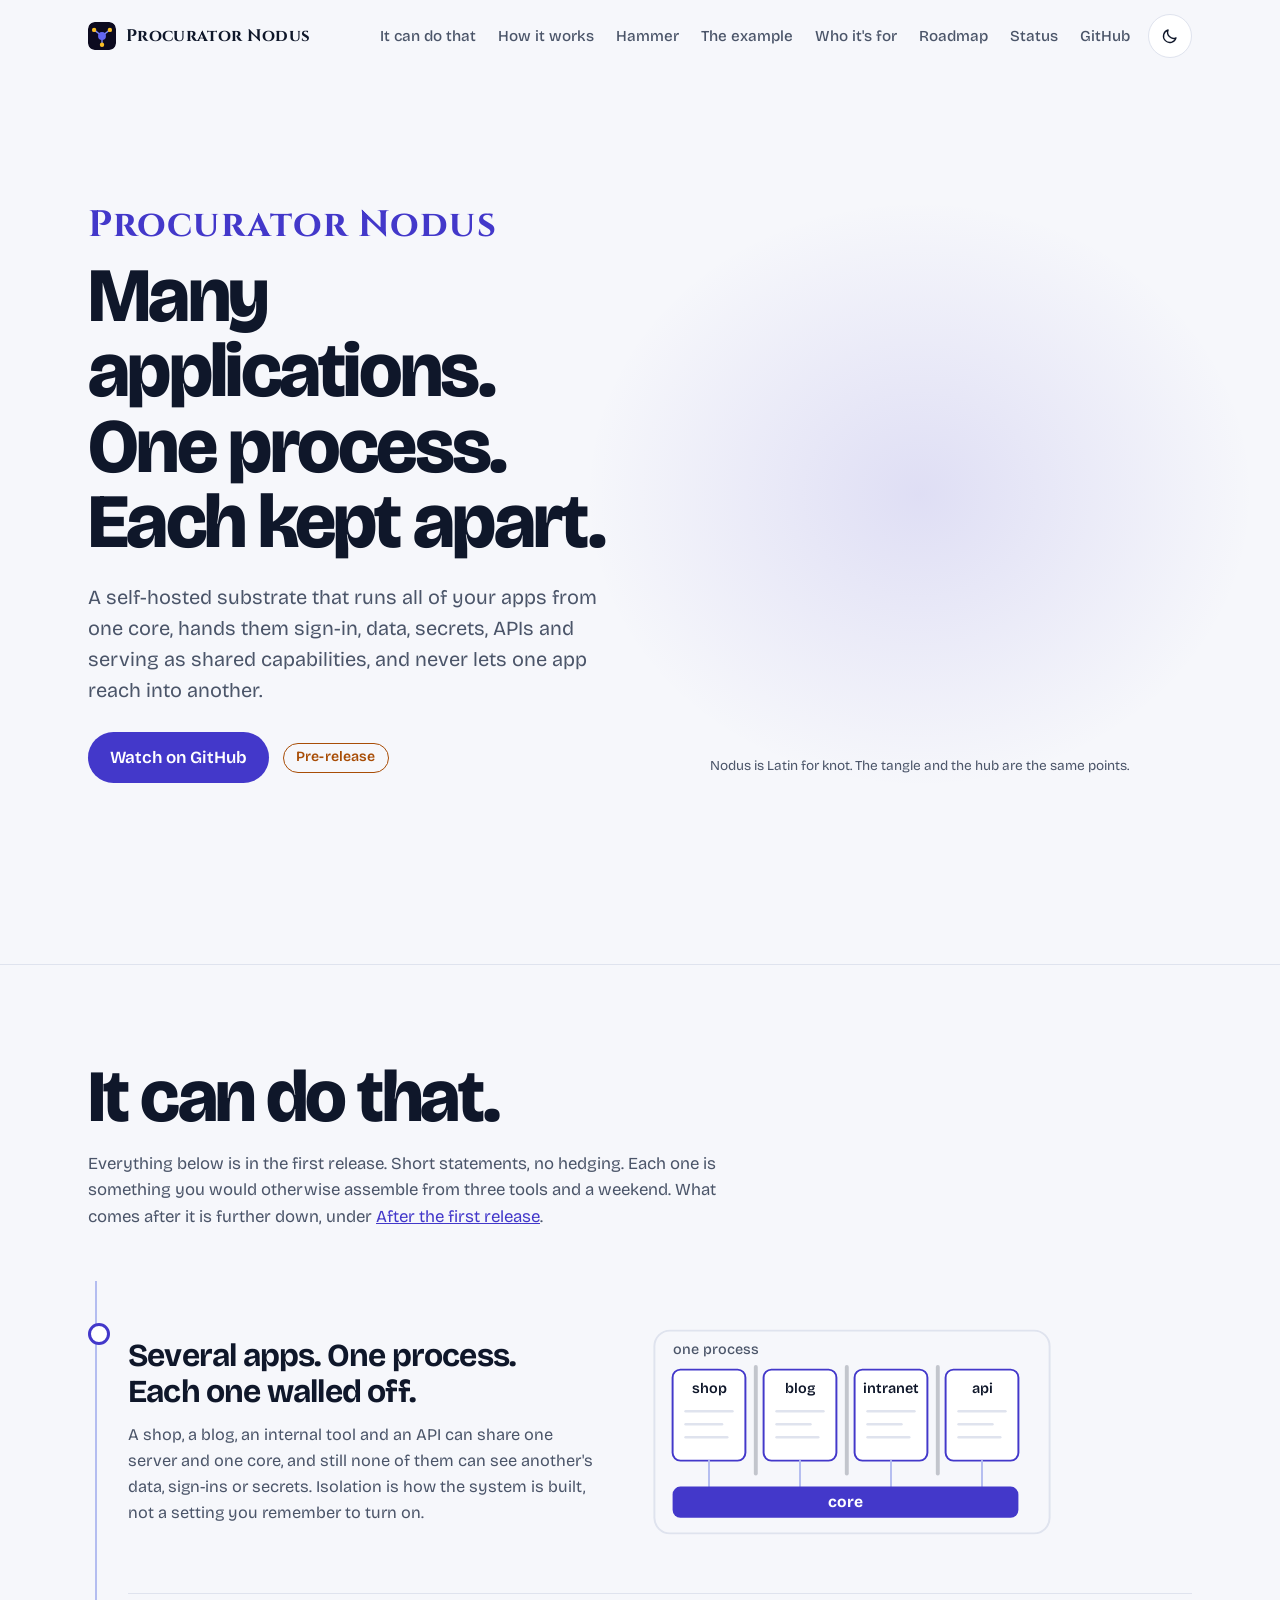
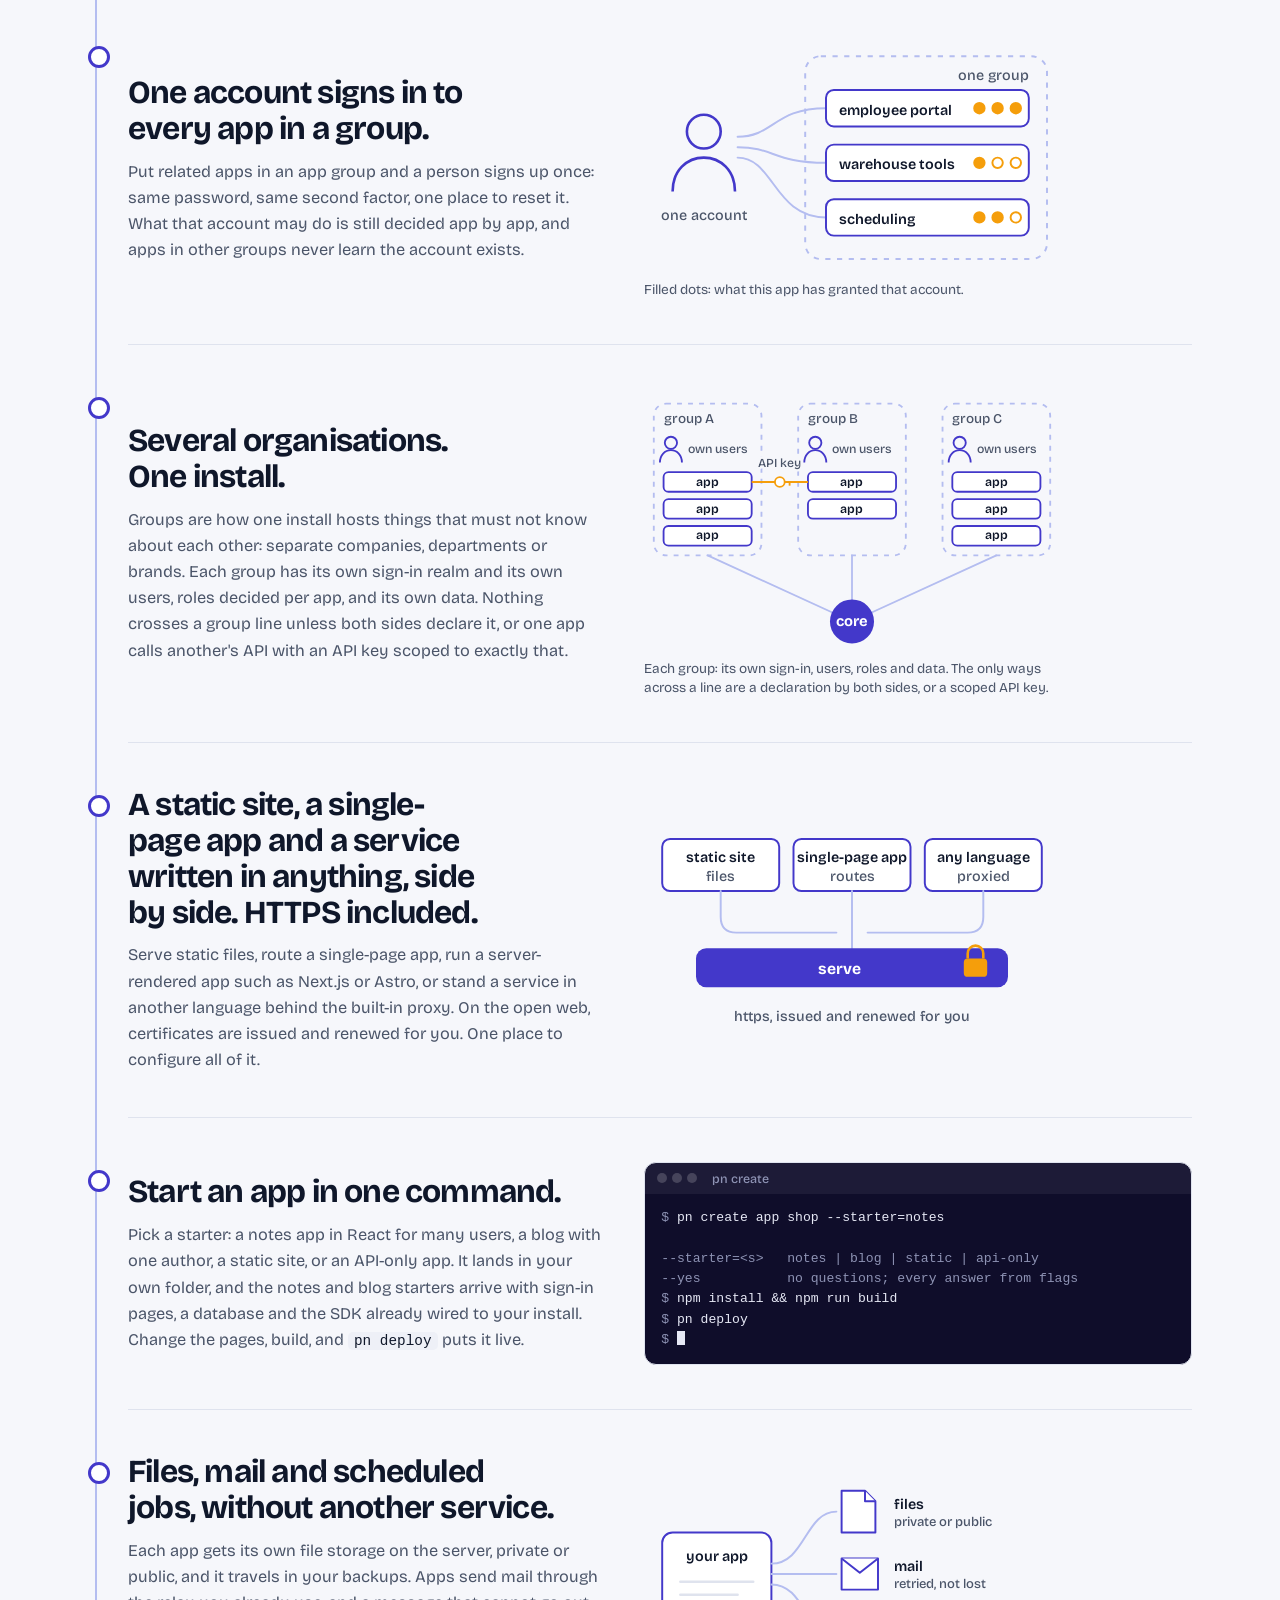
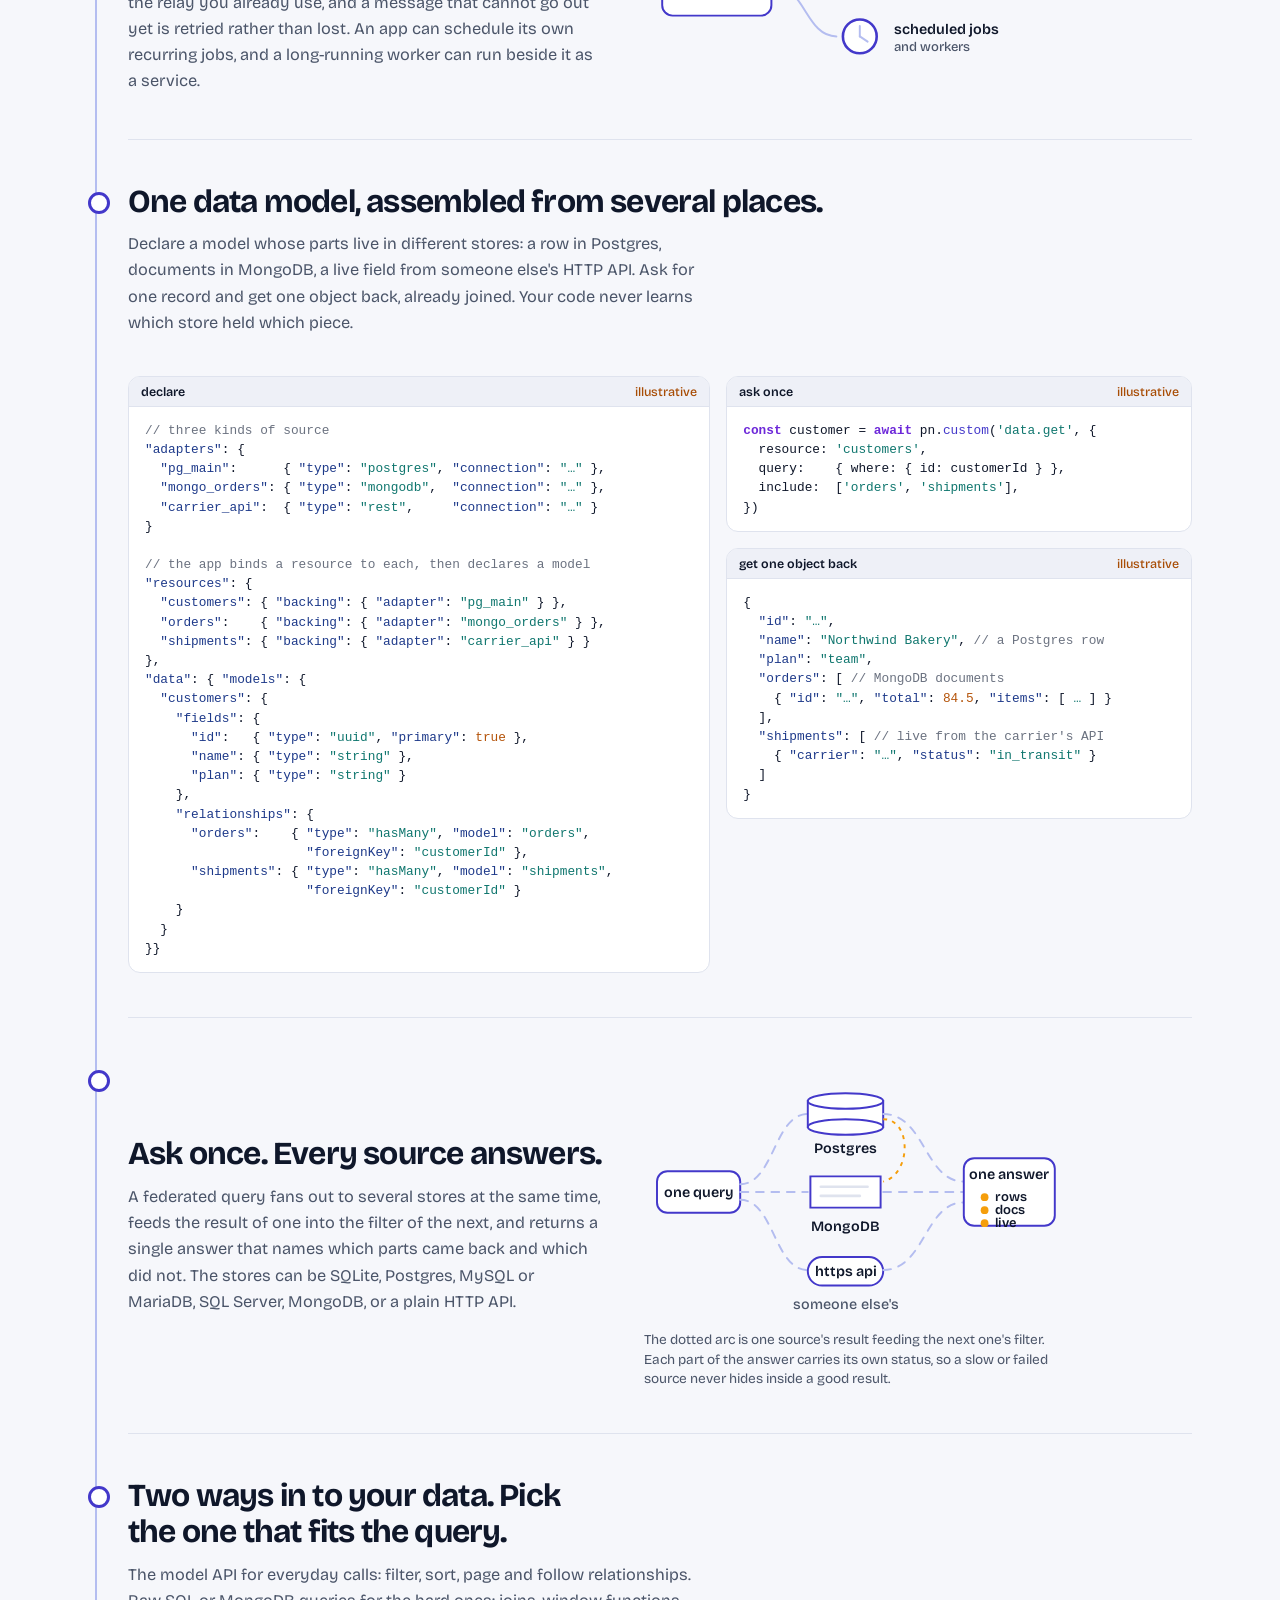
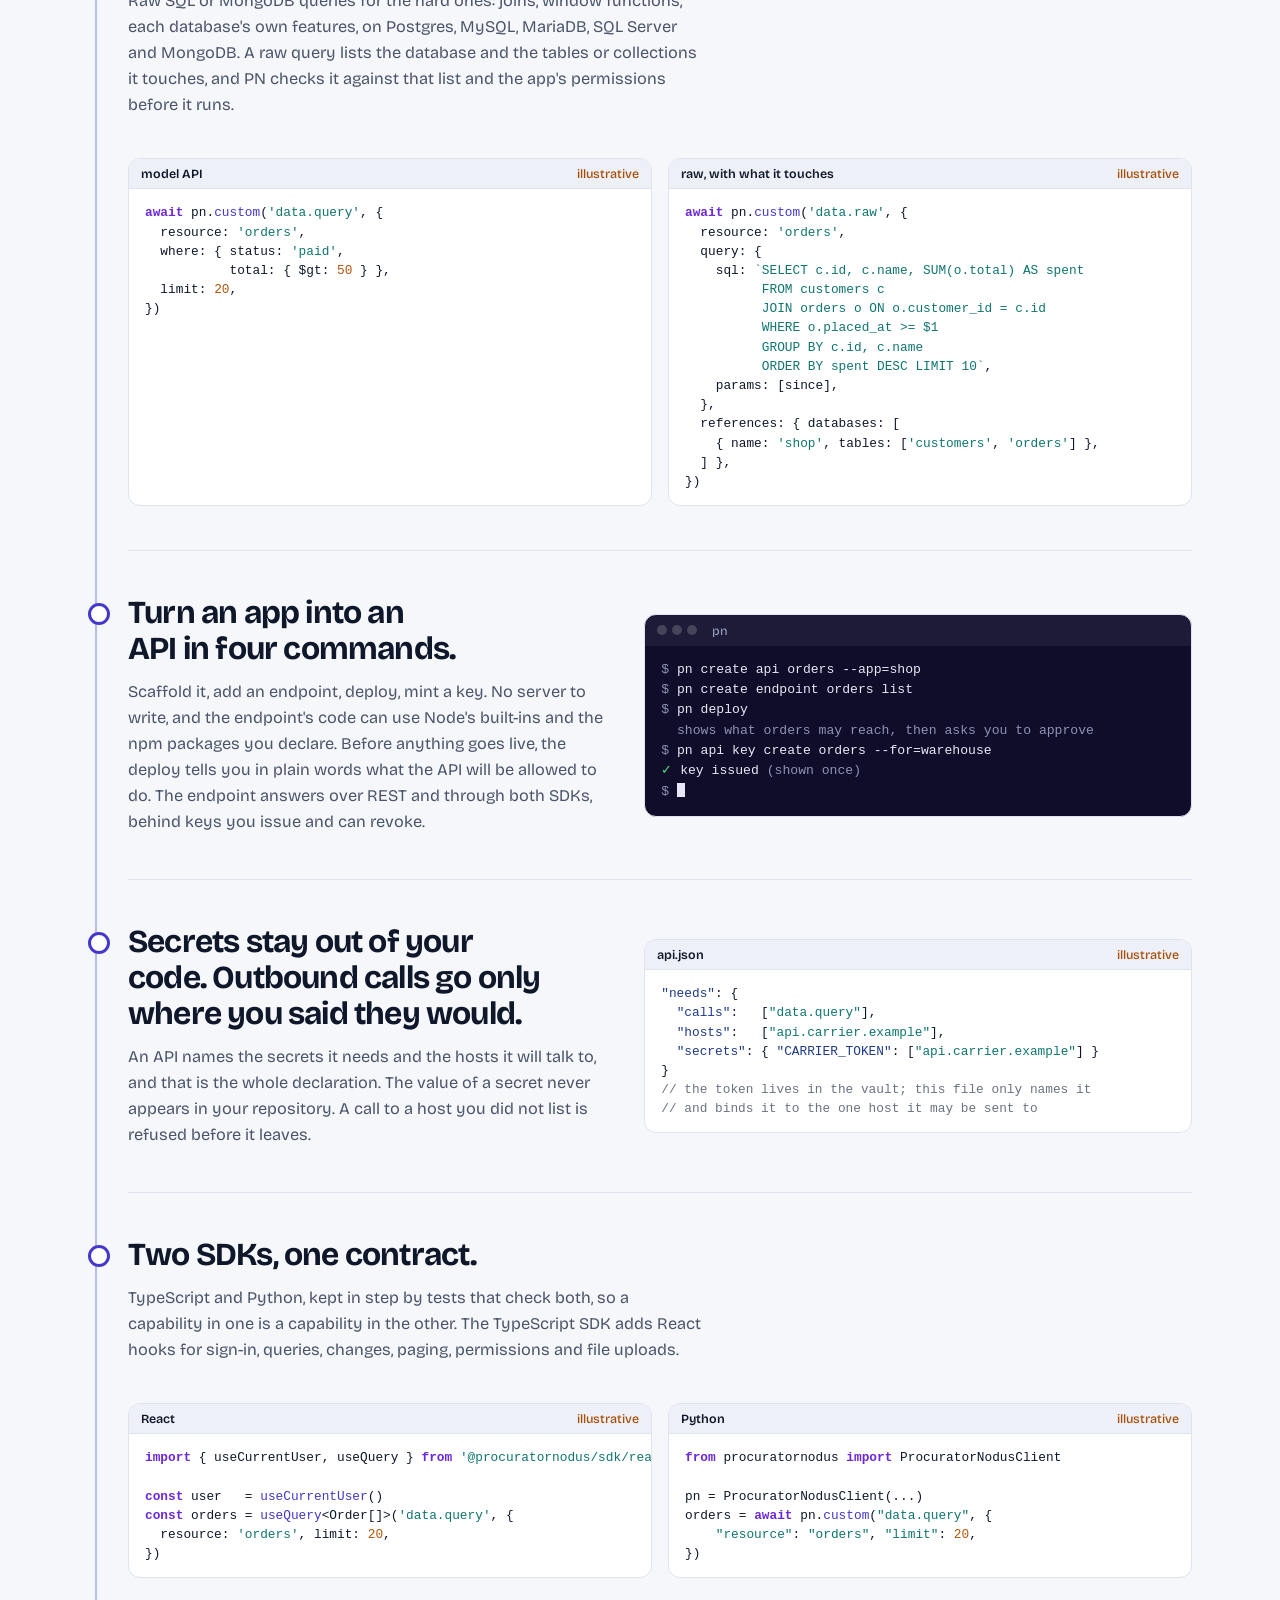
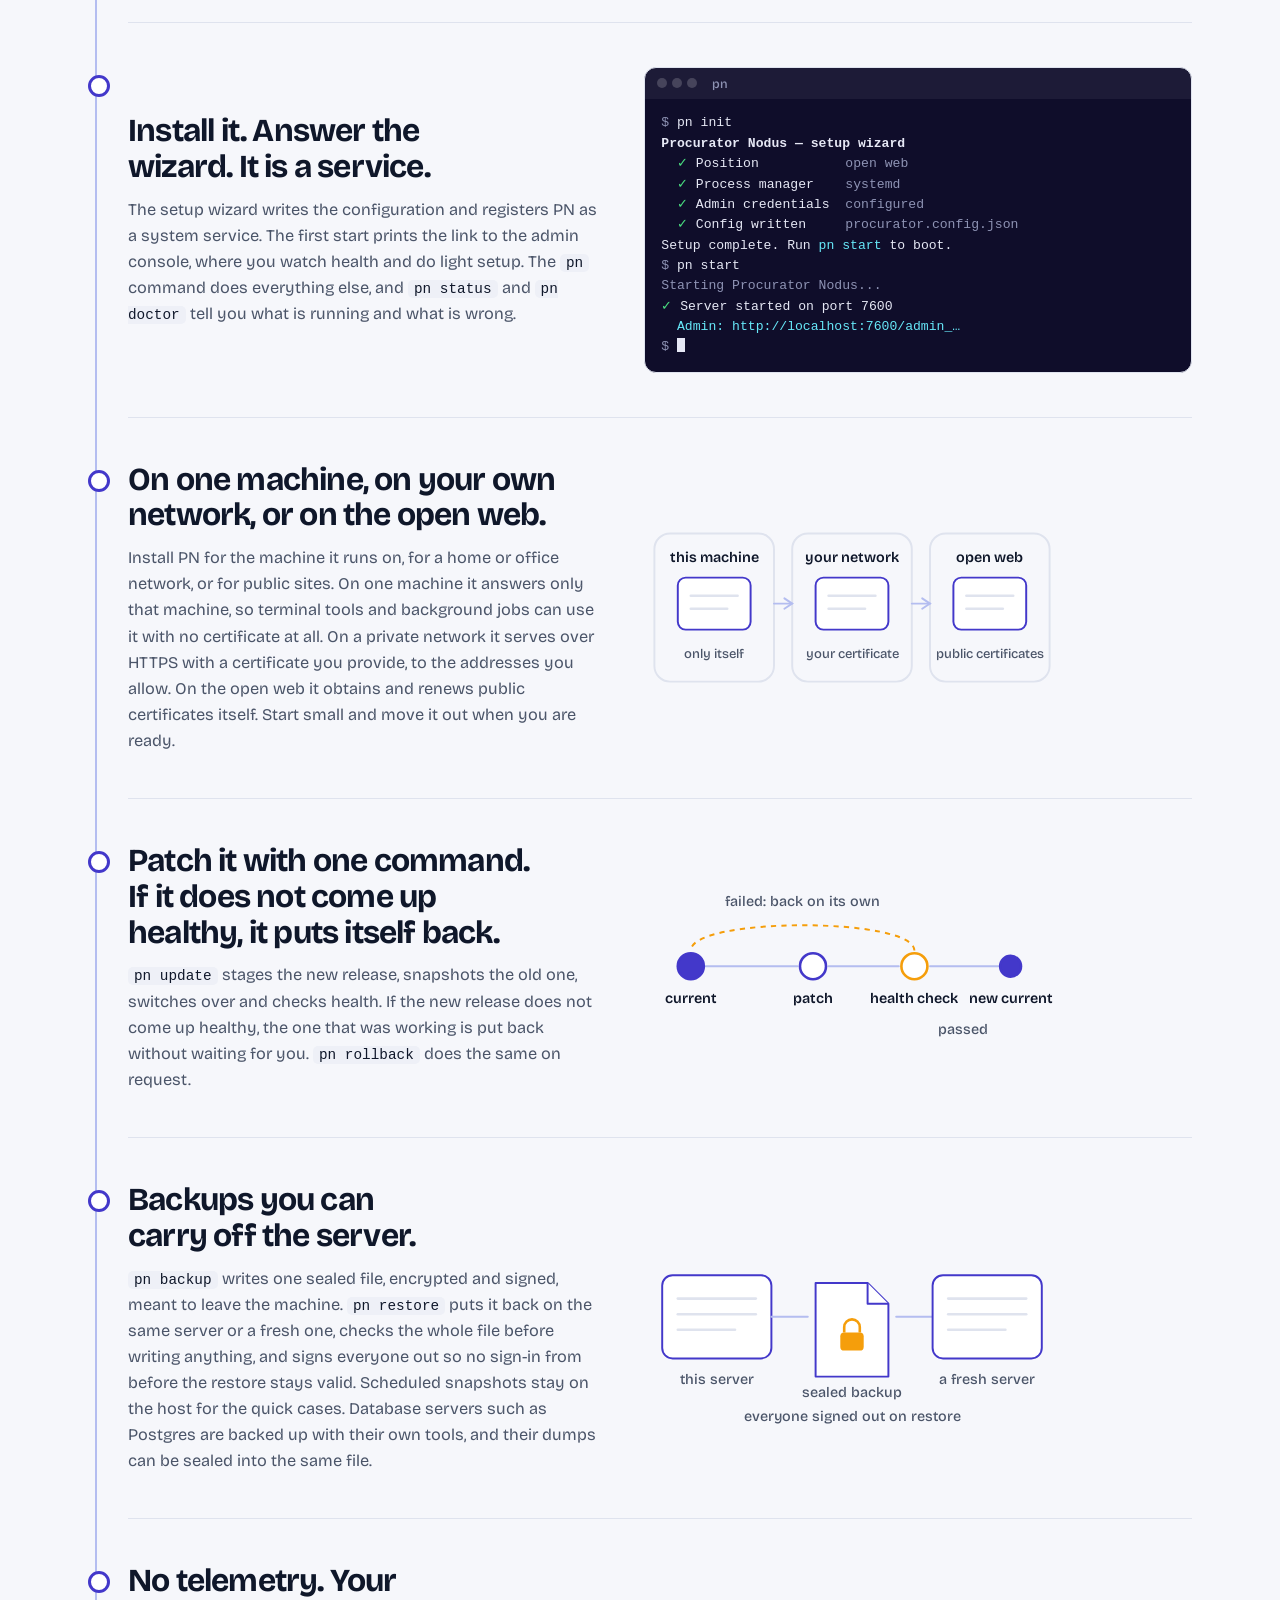
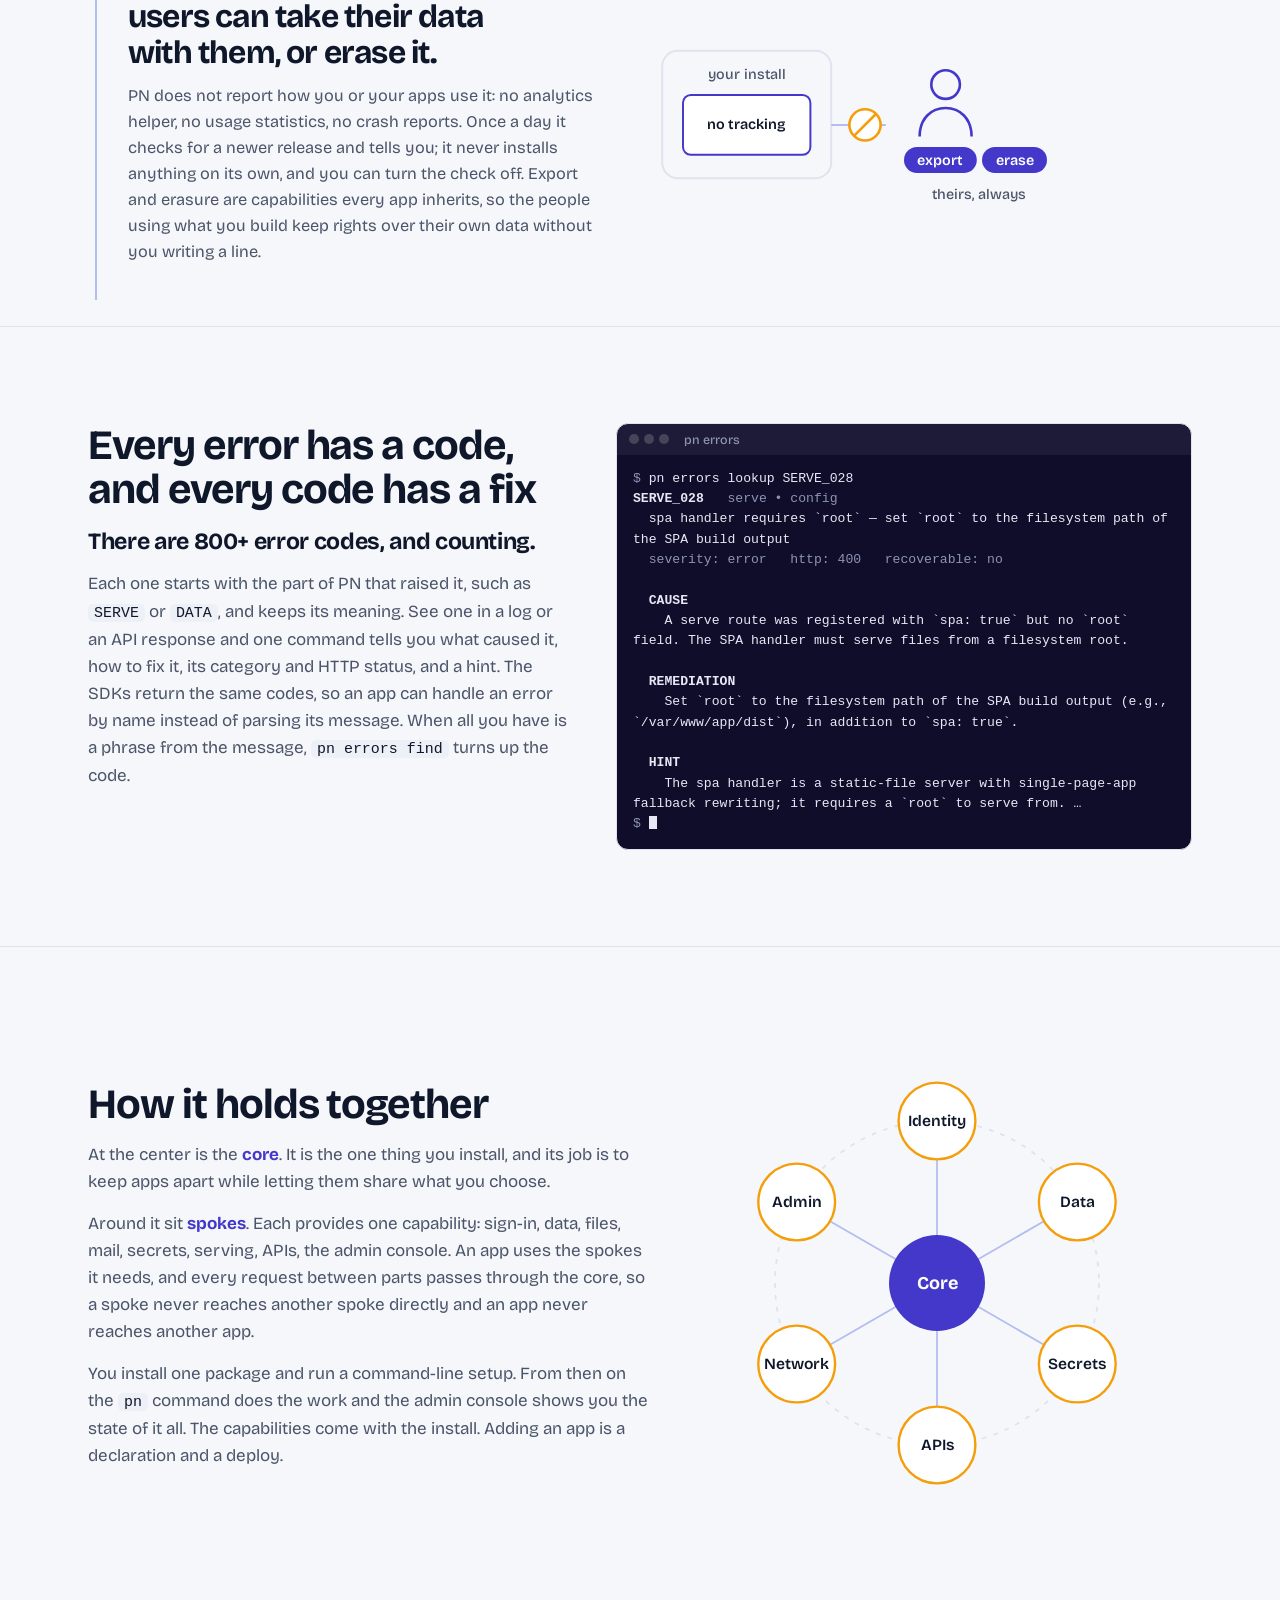
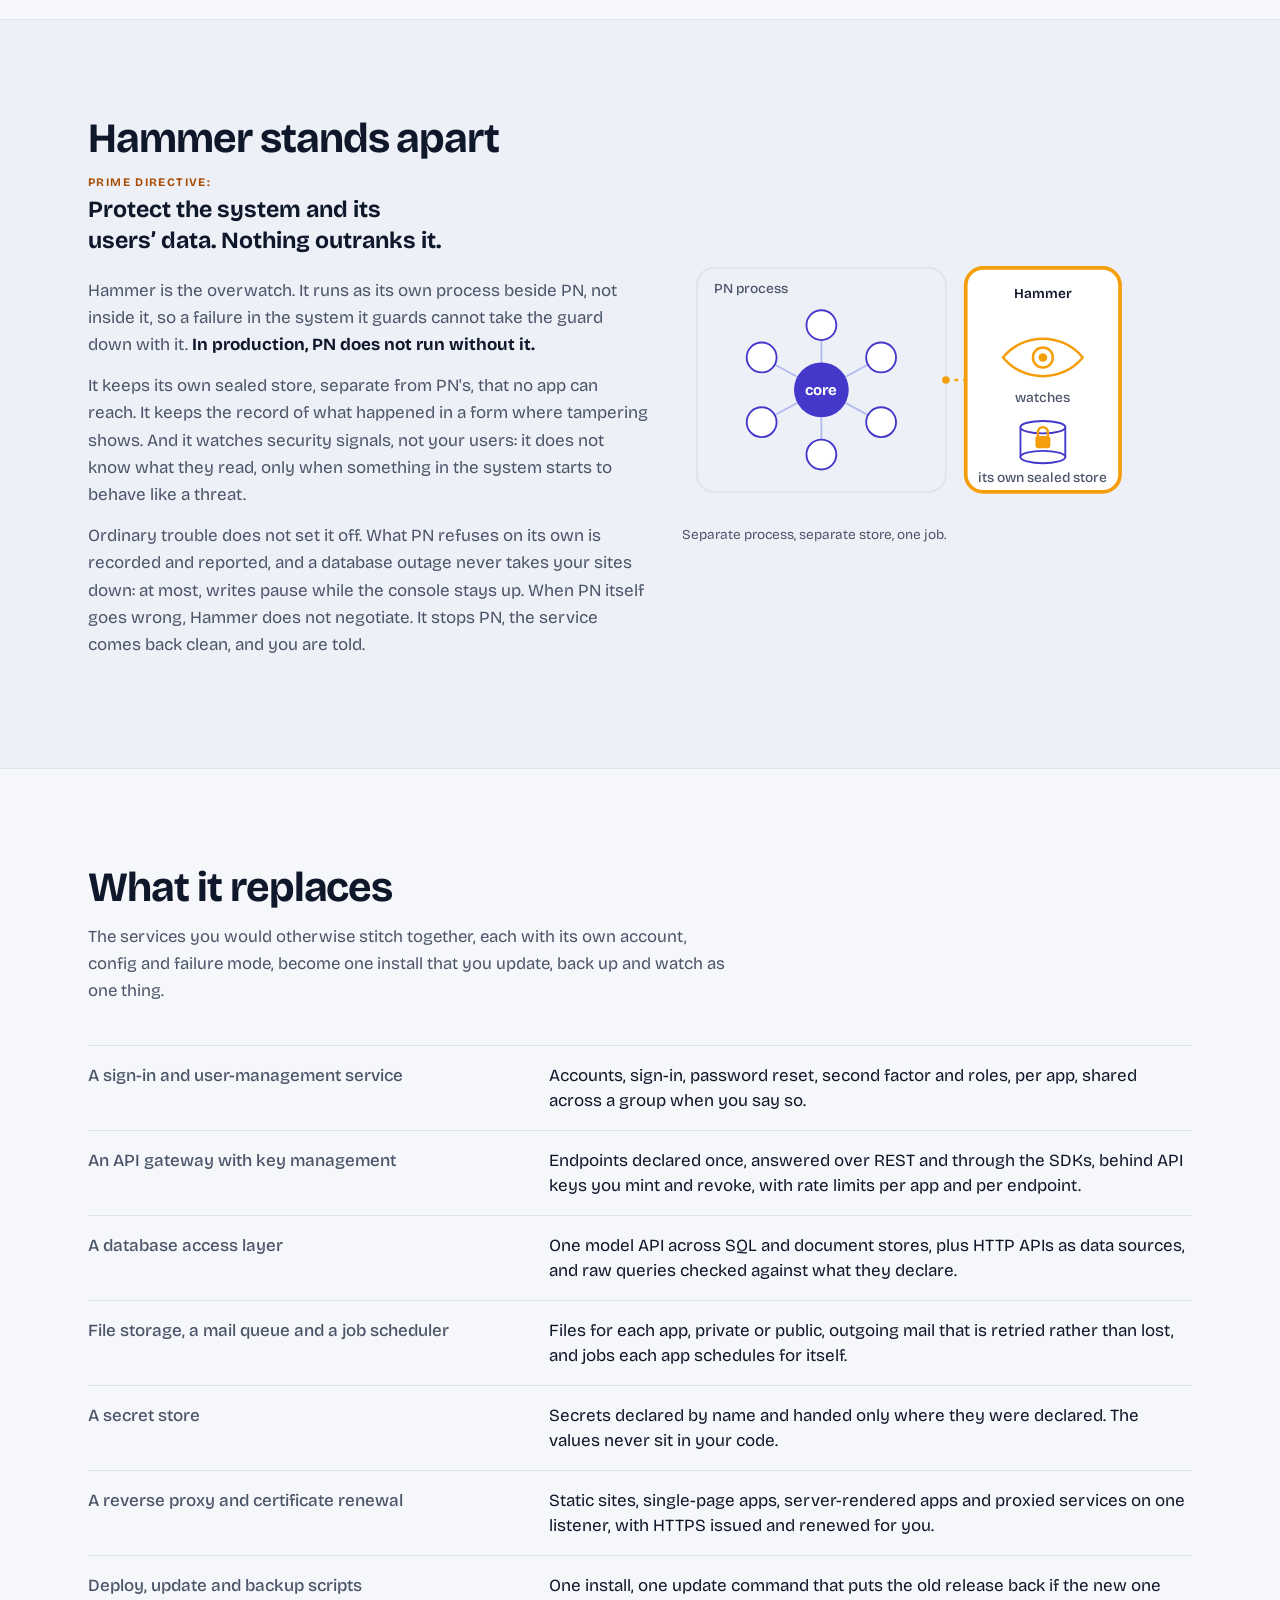
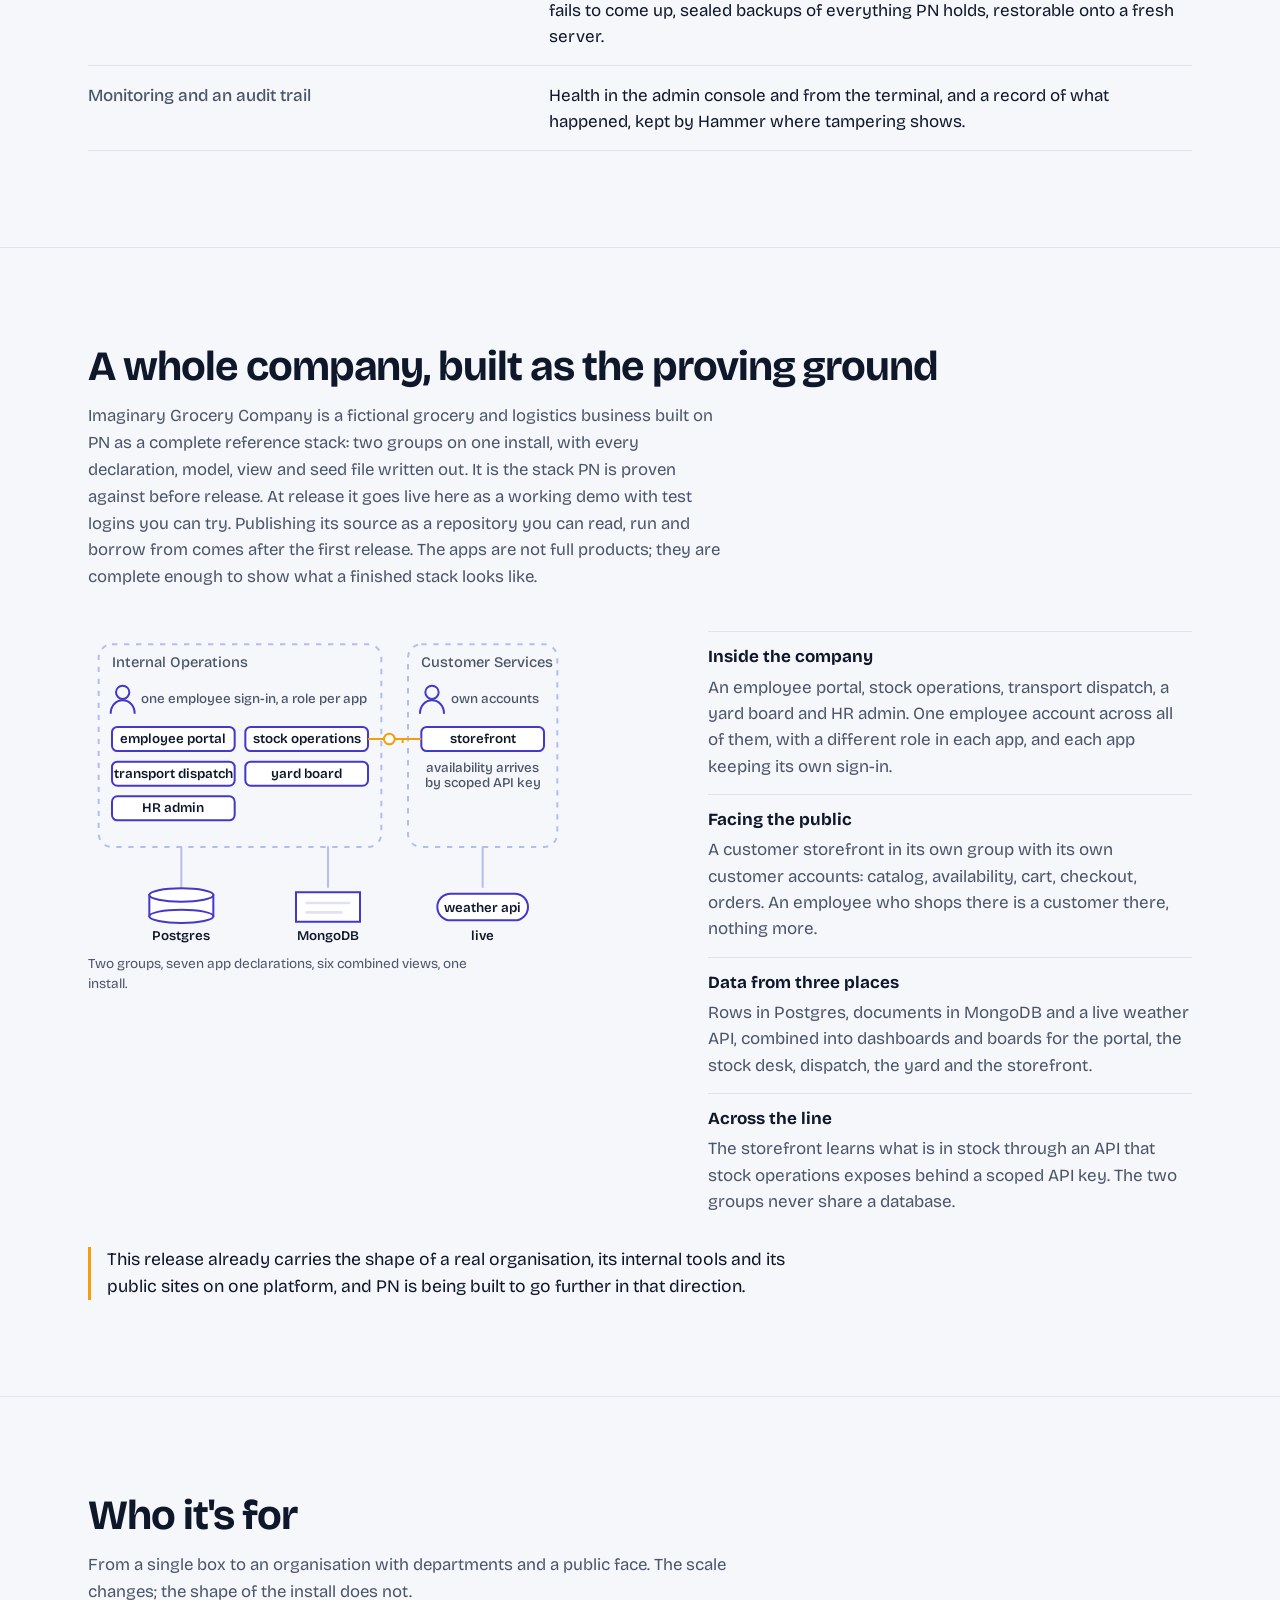
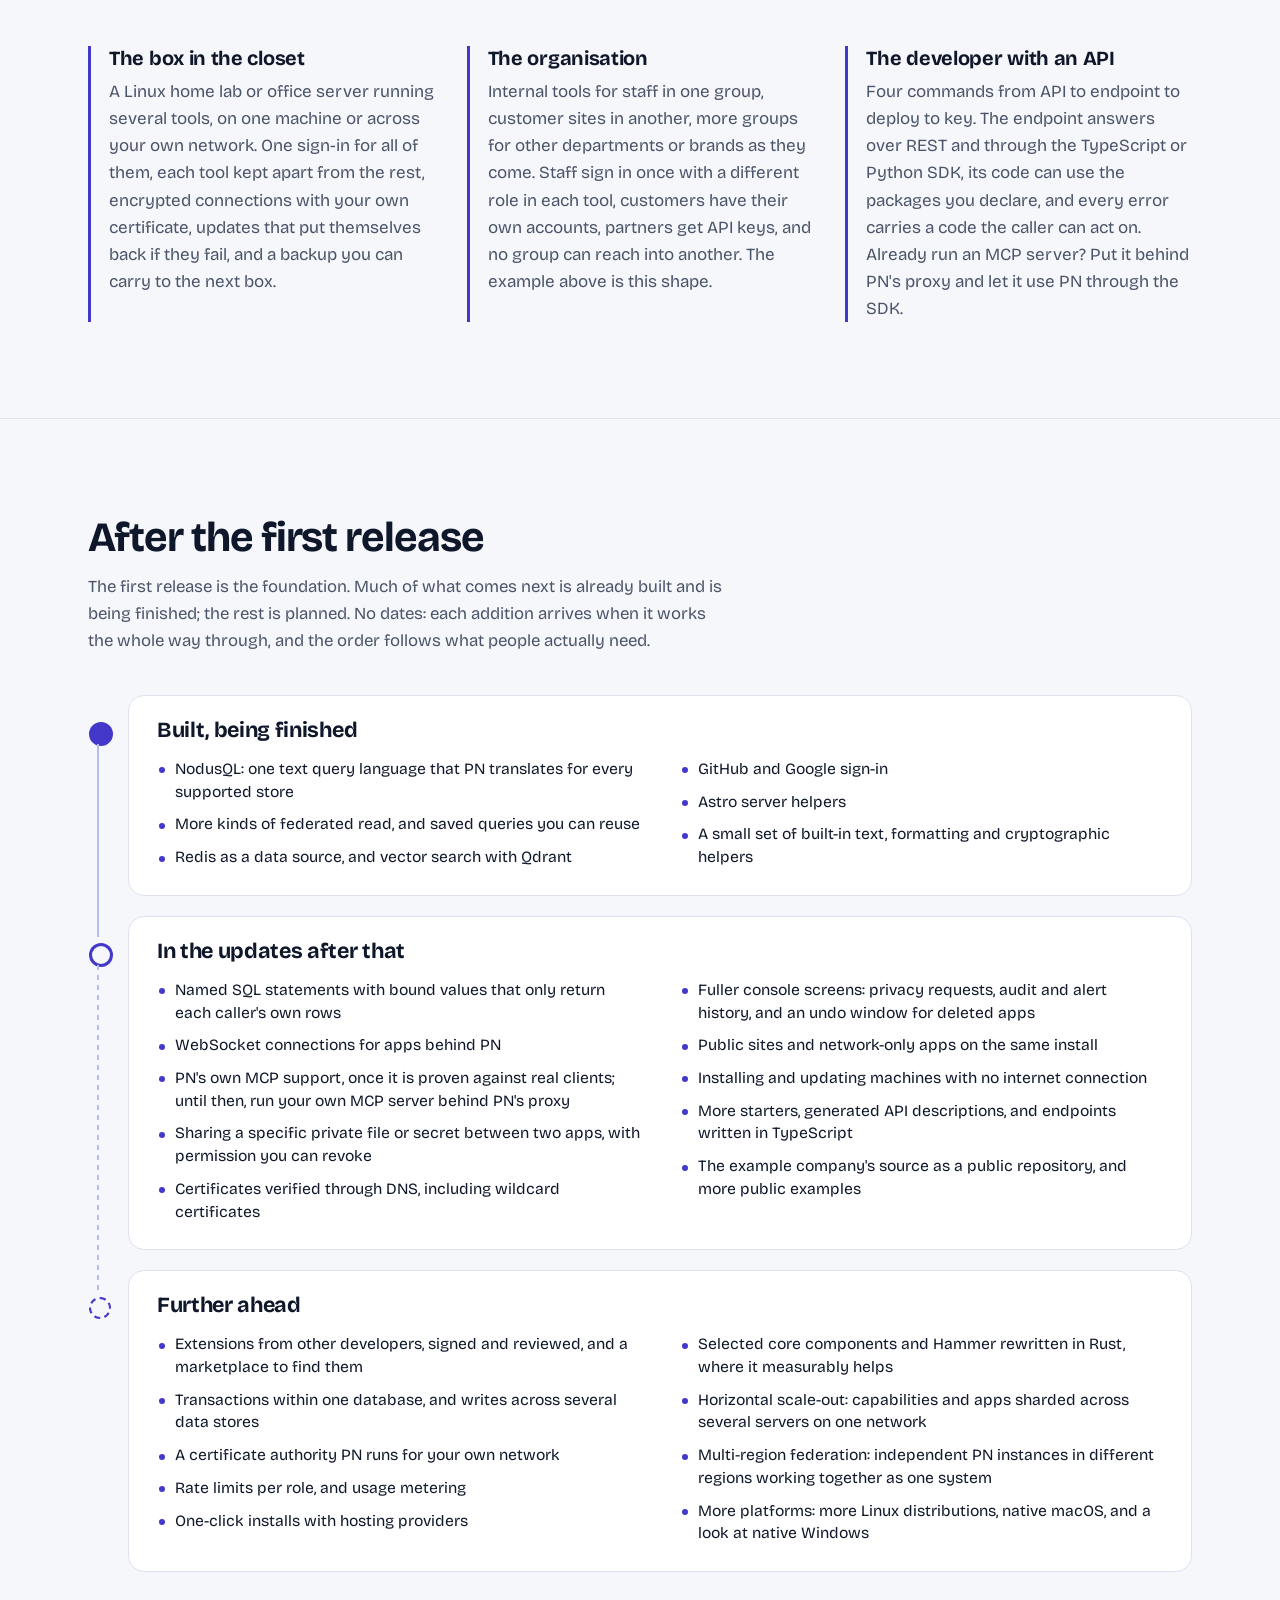
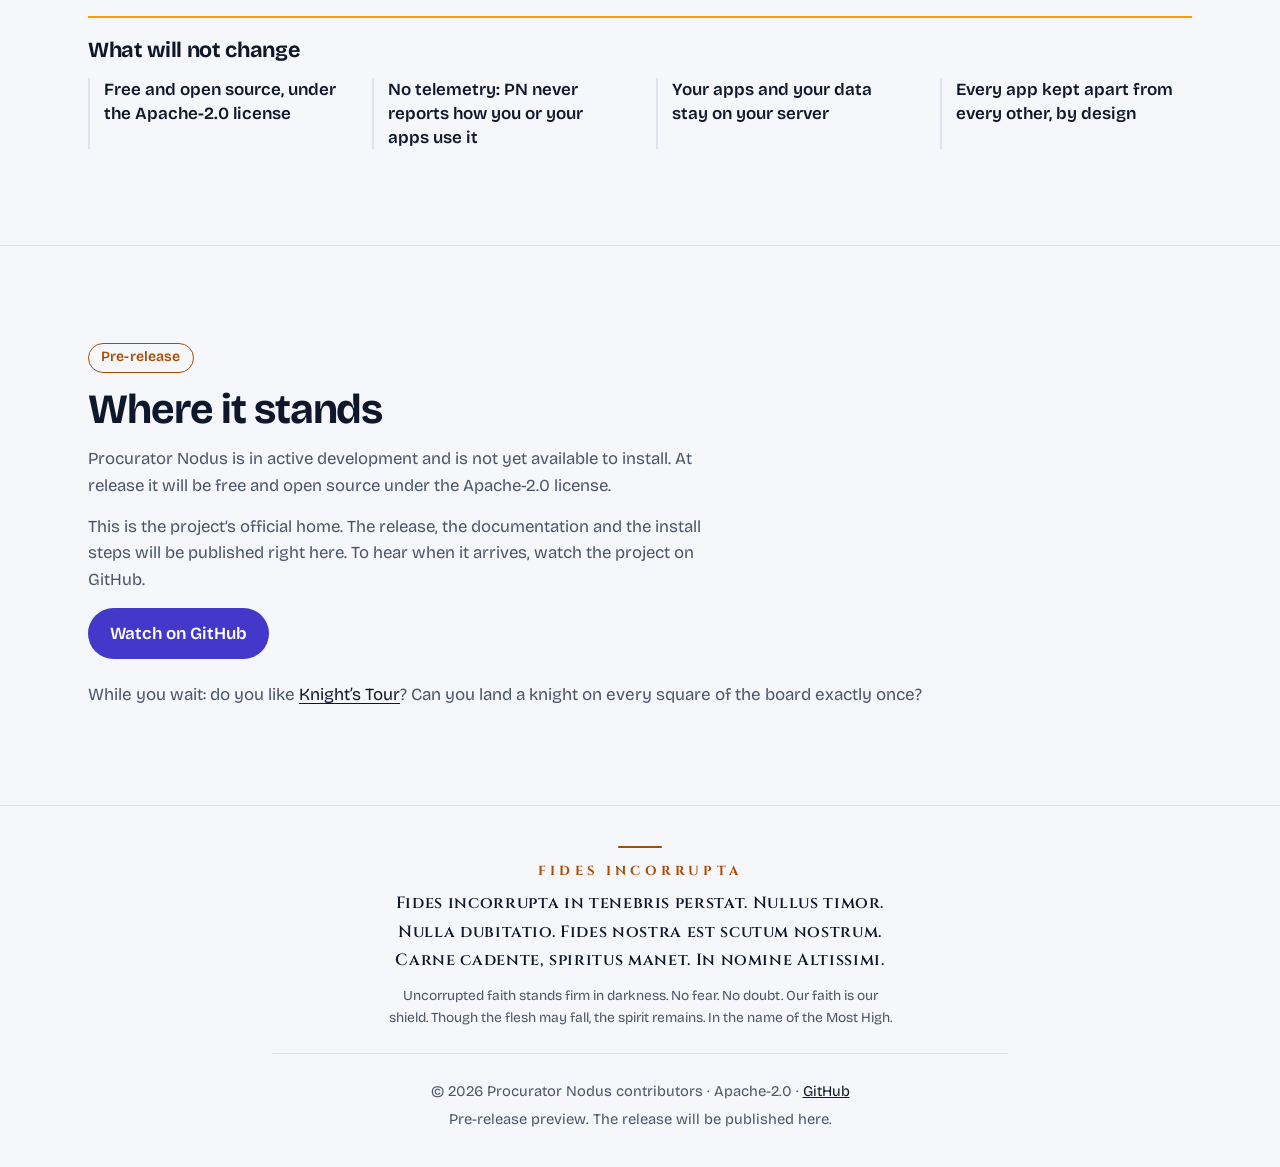
<file: index.html>
<!doctype html>
<html lang="en">
<head>
<meta charset="utf-8">
<meta name="viewport" content="width=device-width,initial-scale=1">
<meta name="color-scheme" content="light dark">
<title>Procurator Nodus</title>
<meta name="description" content="Procurator Nodus runs many applications on one server from a single core, with identity, data, secrets, APIs and serving as shared capabilities, and keeps every application walled off from the rest. Pre-release. Free and open source at release.">
<meta property="og:title" content="Procurator Nodus">
<meta property="og:description" content="Many applications. One process. Each kept apart.">
<meta property="og:type" content="website">
<meta property="og:url" content="https://procuratornodus.com/">
<link rel="icon" href="favicon.svg" type="image/svg+xml">
<link rel="stylesheet" href="fonts/fonts.css">
<link rel="stylesheet" href="styles.css">
<script>try{var t=localStorage.getItem('pn-theme');if(t==='dark'||t==='light')document.documentElement.setAttribute('data-theme',t)}catch(e){}</script>
</head>
<body>
<a class="skip" href="#main">Skip to content</a>

<header class="top">
  <div class="wrap top-row">
    <a class="brand" href="./"><img src="favicon.svg" alt="" width="28" height="28"><span>Procurator Nodus</span></a>
    <nav class="nav" id="nav" aria-label="Page">
      <button type="button" class="menu-btn" id="menu-btn" aria-expanded="false" aria-controls="menu" aria-label="Page menu" hidden>
        <svg viewBox="0 0 24 24" aria-hidden="true" focusable="false"><path class="bars" d="M4 7h16M4 12h16M4 17h16"/><path class="x" d="M6 6l12 12M18 6 6 18"/></svg><span>Menu</span>
      </button>
      <ul class="menu" id="menu">
        <li><a href="#can">It can do that</a></li>
        <li><a href="#how">How it works</a></li>
        <li><a href="#hammer">Hammer</a></li>
        <li><a href="#igc">The example</a></li>
        <li><a href="#who">Who it's for</a></li>
        <li><a href="#roadmap">Roadmap</a></li>
        <li><a href="#status">Status</a></li>
        <li><a href="https://github.com/ProcuratorNodus">GitHub</a></li>
      </ul>
      <button type="button" class="theme" id="theme" aria-label="Switch to dark theme" aria-pressed="false">
        <svg viewBox="0 0 24 24" width="18" height="18" aria-hidden="true" focusable="false"><path class="sun" d="M12 4.5V2m0 20v-2.5M4.5 12H2m20 0h-2.5M6.1 6.1 4.3 4.3m15.4 15.4-1.8-1.8M6.1 17.9l-1.8 1.8M19.7 4.3l-1.8 1.8M12 7.5a4.5 4.5 0 1 0 0 9 4.5 4.5 0 0 0 0-9Z"/><path class="moon" d="M20 14.5A8 8 0 0 1 9.5 4a8.5 8.5 0 1 0 10.5 10.5Z"/></svg>
      </button>
    </nav>
  </div>
</header>

<main id="main">

  <!-- ─────────────── HERO: the knot and what it becomes ─────────────── -->
  <section class="hero" aria-labelledby="h1">
    <div class="wrap hero-grid">
      <div class="hero-text">
        <h1 id="h1" class="wordmark">Procurator Nodus</h1>
        <p class="statement">Many applications.<br>One process.<br>Each kept apart.</p>
        <p class="lede">A self-hosted substrate that runs all of your apps from one core, hands them sign-in, data, secrets, APIs and serving as shared capabilities, and never lets one app reach into another.</p>
        <div class="actions">
          <a class="btn" href="https://github.com/ProcuratorNodus">Watch on GitHub</a>
          <span class="pill">Pre-release</span>
        </div>
      </div>

      <div class="knot" id="knot">
        <svg class="knot-fallback" viewBox="0 0 500 500" xmlns="http://www.w3.org/2000/svg" role="img" aria-label="Planets circling a glowing sun, joined to it by thin threads"><circle class="amb" cx="250" cy="250" r="190"/><path class="thr" d="M263.3,156.6Q203.0,196.1 250.0,250.0"/><path class="thr" d="M394.7,213.6Q293.9,182.9 250.0,250.0"/><path class="thr" d="M354.6,311.6Q338.1,248.9 250.0,250.0"/><path class="thr" d="M226.6,373.3Q310.0,323.2 250.0,250.0"/><path class="thr" d="M131.7,272.0Q209.9,300.8 250.0,250.0"/><path class="thr" d="M132.2,174.9Q147.8,248.3 250.0,250.0"/><ellipse class="orb fld" cx="132.2" cy="174.9" rx="38.9" ry="28.7" transform="rotate(-162.5 132.2 174.9)"/><ellipse class="orb o1" cx="132.2" cy="174.9" rx="24.4" ry="20.2" transform="rotate(17.6 132.2 174.9)"/><ellipse class="orb o0" cx="132.2" cy="174.9" rx="15.9" ry="13.3" transform="rotate(0.6 132.2 174.9)"/><ellipse class="orb fld" cx="131.7" cy="272.0" rx="39.4" ry="30.9" transform="rotate(9.1 131.7 272.0)"/><ellipse class="orb o1" cx="131.7" cy="272.0" rx="25.8" ry="20.8" transform="rotate(0.9 131.7 272.0)"/><ellipse class="orb o0" cx="131.7" cy="272.0" rx="15.6" ry="11.4" transform="rotate(171.4 131.7 272.0)"/><ellipse class="orb fld" cx="226.6" cy="373.3" rx="40.3" ry="31.0" transform="rotate(7.2 226.6 373.3)"/><ellipse class="orb o1" cx="226.6" cy="373.3" rx="24.8" ry="19.7" transform="rotate(-6.7 226.6 373.3)"/><ellipse class="orb o0" cx="226.6" cy="373.3" rx="16.3" ry="8.9" transform="rotate(-177.6 226.6 373.3)"/><ellipse class="orb fld" cx="354.6" cy="311.6" rx="38.8" ry="30.4" transform="rotate(1.4 354.6 311.6)"/><ellipse class="orb o1" cx="354.6" cy="311.6" rx="24.7" ry="17.1" transform="rotate(175.5 354.6 311.6)"/><ellipse class="orb o0" cx="354.6" cy="311.6" rx="16.0" ry="10.4" transform="rotate(-160.5 354.6 311.6)"/><ellipse class="orb fld" cx="394.7" cy="213.6" rx="39.4" ry="27.4" transform="rotate(177.5 394.7 213.6)"/><ellipse class="orb o1" cx="394.7" cy="213.6" rx="25.9" ry="14.6" transform="rotate(-170.6 394.7 213.6)"/><ellipse class="orb o0" cx="394.7" cy="213.6" rx="15.5" ry="12.6" transform="rotate(23.9 394.7 213.6)"/><ellipse class="orb fld" cx="263.3" cy="156.6" rx="40.3" ry="25.7" transform="rotate(-172.3 263.3 156.6)"/><ellipse class="orb o1" cx="263.3" cy="156.6" rx="25.3" ry="17.0" transform="rotate(-150.1 263.3 156.6)"/><ellipse class="orb o0" cx="263.3" cy="156.6" rx="16.3" ry="12.9" transform="rotate(7.2 263.3 156.6)"/><ellipse class="orb fld" cx="250.0" cy="250.0" rx="143.9" ry="97.0" transform="rotate(-174.2 250.0 250.0)"/><ellipse class="orb fld" cx="250.0" cy="250.0" rx="108.2" ry="83.2" transform="rotate(12.5 250.0 250.0)"/><ellipse class="orb o2" cx="250.0" cy="250.0" rx="81.2" ry="57.5" transform="rotate(174.2 250.0 250.0)"/><ellipse class="orb o1" cx="250.0" cy="250.0" rx="62.9" ry="38.2" transform="rotate(-169.8 250.0 250.0)"/><ellipse class="orb o0" cx="250.0" cy="250.0" rx="45.4" ry="35.4" transform="rotate(7.8 250.0 250.0)"/><circle class="bead sm" cx="263.3" cy="156.6" r="5"/><circle class="bead sm" cx="394.7" cy="213.6" r="5"/><circle class="bead sm" cx="354.6" cy="311.6" r="5"/><circle class="bead sm" cx="226.6" cy="373.3" r="5"/><circle class="bead sm" cx="131.7" cy="272.0" r="5"/><circle class="bead sm" cx="132.2" cy="174.9" r="5"/><circle class="elec" cx="275.5" cy="222.0" r="3.6"/><circle class="elec" cx="224.5" cy="278.0" r="3.6"/><circle class="elec" cx="304.0" cy="236.9" r="3.6"/><circle class="elec" cx="255.9" cy="192.3" r="3.6"/><circle class="elec" cx="244.1" cy="307.7" r="3.6"/><circle class="elec" cx="279.5" cy="157.5" r="2.6"/><circle class="elec" cx="241.6" cy="157.6" r="2.6"/><circle class="elec" cx="379.7" cy="213.1" r="2.6"/><circle class="elec" cx="416.7" cy="208.6" r="2.6"/><circle class="elec" cx="369.1" cy="310.7" r="2.6"/><circle class="elec" cx="335.1" cy="322.8" r="2.6"/><circle class="elec" cx="212.2" cy="377.0" r="2.6"/><circle class="elec" cx="242.6" cy="357.6" r="2.6"/><circle class="elec" cx="144.4" cy="264.5" r="2.6"/><circle class="elec" cx="117.1" cy="289.1" r="2.6"/><circle class="elec" cx="121.3" cy="184.6" r="2.6"/><circle class="elec" cx="142.6" cy="157.4" r="2.6"/><circle class="hubc" cx="250.0" cy="250.0" r="17"/><circle class="hubi" cx="250.0" cy="250.0" r="6.5"/><g><radialGradient id="pn-sun-glow"><stop offset="0" class="sun-g0"/><stop offset="0.35" class="sun-g1"/><stop offset="1" class="sun-g2"/></radialGradient><circle fill="url(#pn-sun-glow)" cx="250.0" cy="250.0" r="62"/><circle class="sun-core" cx="250.0" cy="250.0" r="19"/></g></svg>
        <canvas id="knot-canvas" class="knot-canvas" aria-hidden="true"></canvas>
        <p class="knot-note">Nodus is Latin for knot. The tangle and the hub are the same points.</p>
      </div>
    </div>
  </section>

  <!-- ─────────────── IT CAN DO THAT ─────────────── -->
  <section class="can" id="can" aria-labelledby="can-h">
    <div class="wrap">
      <h2 id="can-h" class="big">It can do that.</h2>
      <p class="intro">Everything below is in the first release. Short statements, no hedging. Each one is something you would otherwise assemble from three tools and a weekend. What comes after it is further down, under <a href="#roadmap">After the first release</a>.</p>

      <ol class="ledger">

        <!-- ══════ run your apps ══════ -->

        <!-- several apps, each walled off -->
        <li class="row">
          <div class="say">
            <h3>Several apps. One process. Each one walled off.</h3>
            <p>A shop, a blog, an internal tool and an API can share one server and one core, and still none of them can see another's data, sign-ins or secrets. Isolation is how the system is built, not a setting you remember to turn on.</p>
          </div>
          <figure class="vis">
            <svg class="vg" viewBox="0 0 320 180" role="img" aria-label="Four apps standing side by side inside one process, separated by walls, all connected downward to one core">
              <rect class="frame" x="8" y="12" width="304" height="156" rx="12"/>
              <text class="lbl muted" x="22" y="30">one process</text>
              <g class="walls"><line x1="86" y1="40" x2="86" y2="122"/><line x1="156" y1="40" x2="156" y2="122"/><line x1="226" y1="40" x2="226" y2="122"/></g>
              <g class="app"><rect x="22" y="42" width="56" height="70" rx="6"/><text class="lbl" x="50" y="60" text-anchor="middle">shop</text><line x1="32" y1="74" x2="68" y2="74"/><line x1="32" y1="84" x2="60" y2="84"/><line x1="32" y1="94" x2="64" y2="94"/></g>
              <g class="app"><rect x="92" y="42" width="56" height="70" rx="6"/><text class="lbl" x="120" y="60" text-anchor="middle">blog</text><line x1="102" y1="74" x2="138" y2="74"/><line x1="102" y1="84" x2="128" y2="84"/><line x1="102" y1="94" x2="134" y2="94"/></g>
              <g class="app"><rect x="162" y="42" width="56" height="70" rx="6"/><text class="lbl" x="190" y="60" text-anchor="middle">intranet</text><line x1="172" y1="74" x2="208" y2="74"/><line x1="172" y1="84" x2="198" y2="84"/><line x1="172" y1="94" x2="204" y2="94"/></g>
              <g class="app"><rect x="232" y="42" width="56" height="70" rx="6"/><text class="lbl" x="260" y="60" text-anchor="middle">api</text><line x1="242" y1="74" x2="278" y2="74"/><line x1="242" y1="84" x2="268" y2="84"/><line x1="242" y1="94" x2="274" y2="94"/></g>
              <g class="ln"><line x1="50" y1="112" x2="50" y2="132"/><line x1="120" y1="112" x2="120" y2="132"/><line x1="190" y1="112" x2="190" y2="132"/><line x1="260" y1="112" x2="260" y2="132"/></g>
              <rect class="core" x="22" y="132" width="266" height="24" rx="6"/>
              <text class="corelbl" x="155" y="148" text-anchor="middle">core</text>
            </svg>
          </figure>
        </li>

        <!-- one account across a group -->
        <li class="row">
          <div class="say">
            <h3>One account signs in to every app in a group.</h3>
            <p>Put related apps in an app group and a person signs up once: same password, same second factor, one place to reset it. What that account may do is still decided app by app, and apps in other groups never learn the account exists.</p>
          </div>
          <figure class="vis">
            <svg class="vg" viewBox="0 0 320 180" role="img" aria-label="One person connected to three applications inside a dotted group boundary; each application shows a different set of granted permissions">
              <g class="person"><circle cx="46" cy="72" r="13"/><path d="M22 118c0-16 11-26 24-26s24 10 24 26"/></g>
              <text class="lbl muted" x="46" y="140" text-anchor="middle">one account</text>
              <rect class="group" x="124" y="14" width="186" height="156" rx="12"/>
              <text class="lbl muted" x="296" y="32" text-anchor="end">one group</text>
              <g class="ln"><path d="M72 76 C 100 76, 100 54, 140 54"/><path d="M72 84 C 100 84, 100 96, 140 96"/><path d="M72 92 C 100 92, 100 138, 140 138"/></g>
              <g class="app"><rect x="140" y="40" width="156" height="28" rx="6"/><text class="lbl" x="150" y="59">employee portal</text><g class="dots"><circle cx="258" cy="54" r="4" class="on"/><circle cx="272" cy="54" r="4" class="on"/><circle cx="286" cy="54" r="4" class="on"/></g></g>
              <g class="app"><rect x="140" y="82" width="156" height="28" rx="6"/><text class="lbl" x="150" y="101">warehouse tools</text><g class="dots"><circle cx="258" cy="96" r="4" class="on"/><circle cx="272" cy="96" r="4"/><circle cx="286" cy="96" r="4"/></g></g>
              <g class="app"><rect x="140" y="124" width="156" height="28" rx="6"/><text class="lbl" x="150" y="143">scheduling</text><g class="dots"><circle cx="258" cy="138" r="4" class="on"/><circle cx="272" cy="138" r="4" class="on"/><circle cx="286" cy="138" r="4"/></g></g>
            </svg>
            <figcaption>Filled dots: what this app has granted that account.</figcaption>
          </figure>
        </li>

        <!-- several groups on one install -->
        <li class="row">
          <div class="say">
            <h3>Several organisations. One install.</h3>
            <p>Groups are how one install hosts things that must not know about each other: separate companies, departments or brands. Each group has its own sign-in realm and its own users, roles decided per app, and its own data. Nothing crosses a group line unless both sides declare it, or one app calls another's API with an API key scoped to exactly that.</p>
          </div>
          <figure class="vis">
            <svg class="vg" viewBox="0 0 340 214" role="img" aria-label="Three separate dashed group boundaries, each holding its own users and applications, all standing on one core; a single scoped-key arrow links one application in the first group to one in the second">
              <g class="group-box"><rect class="group" x="8" y="12" width="88" height="124" rx="10"/><text class="lbl muted" x="16" y="28">group A</text><g class="person sm"><circle cx="22" cy="44" r="5"/><path d="M13 60c0-6 4-10 9-10s9 4 9 10"/></g><text class="lbl tiny muted" x="36" y="52">own users</text><g class="app"><rect x="16" y="68" width="72" height="16" rx="4"/><text class="lbl tiny" x="52" y="79" text-anchor="middle">app</text></g><g class="app"><rect x="16" y="90" width="72" height="16" rx="4"/><text class="lbl tiny" x="52" y="101" text-anchor="middle">app</text></g><g class="app"><rect x="16" y="112" width="72" height="16" rx="4"/><text class="lbl tiny" x="52" y="123" text-anchor="middle">app</text></g></g>
              <g class="group-box"><rect class="group" x="126" y="12" width="88" height="124" rx="10"/><text class="lbl muted" x="134" y="28">group B</text><g class="person sm"><circle cx="140" cy="44" r="5"/><path d="M131 60c0-6 4-10 9-10s9 4 9 10"/></g><text class="lbl tiny muted" x="154" y="52">own users</text><g class="app"><rect x="134" y="68" width="72" height="16" rx="4"/><text class="lbl tiny" x="170" y="79" text-anchor="middle">app</text></g><g class="app"><rect x="134" y="90" width="72" height="16" rx="4"/><text class="lbl tiny" x="170" y="101" text-anchor="middle">app</text></g></g>
              <g class="group-box"><rect class="group" x="244" y="12" width="88" height="124" rx="10"/><text class="lbl muted" x="252" y="28">group C</text><g class="person sm"><circle cx="258" cy="44" r="5"/><path d="M249 60c0-6 4-10 9-10s9 4 9 10"/></g><text class="lbl tiny muted" x="272" y="52">own users</text><g class="app"><rect x="252" y="68" width="72" height="16" rx="4"/><text class="lbl tiny" x="288" y="79" text-anchor="middle">app</text></g><g class="app"><rect x="252" y="90" width="72" height="16" rx="4"/><text class="lbl tiny" x="288" y="101" text-anchor="middle">app</text></g><g class="app"><rect x="252" y="112" width="72" height="16" rx="4"/><text class="lbl tiny" x="288" y="123" text-anchor="middle">app</text></g></g>
              <g class="keylink"><line x1="88" y1="76" x2="134" y2="76"/><circle cx="111" cy="76" r="4"/><line x1="115" y1="76" x2="121" y2="76"/><line x1="119" y1="76" x2="119" y2="79"/></g>
              <text class="lbl tiny muted halo" x="111" y="64" text-anchor="middle">API key</text>
              <g class="ln"><line x1="52" y1="136" x2="170" y2="190"/><line x1="170" y1="136" x2="170" y2="190"/><line x1="288" y1="136" x2="170" y2="190"/></g>
              <circle class="core" cx="170" cy="190" r="18"/>
              <text class="corelbl" x="170" y="194" text-anchor="middle">core</text>
            </svg>
            <figcaption>Each group: its own sign-in, users, roles and data. The only ways across a line are a declaration by both sides, or a scoped API key.</figcaption>
          </figure>
        </li>

        <!-- serve -->
        <li class="row">
          <div class="say">
            <h3>A static site, a single-page app and a service written in anything, side by side. HTTPS included.</h3>
            <p>Serve static files, route a single-page app, run a server-rendered app such as Next.js or Astro, or stand a service in another language behind the built-in proxy. On the open web, certificates are issued and renewed for you. One place to configure all of it.</p>
          </div>
          <figure class="vis">
            <svg class="vg" viewBox="0 0 320 180" role="img" aria-label="Three kinds of application feeding one serving layer that carries an HTTPS lock">
              <g class="app"><rect x="14" y="20" width="90" height="40" rx="6"/><text class="lbl" x="59" y="38" text-anchor="middle">static site</text><text class="lbl muted" x="59" y="52" text-anchor="middle">files</text></g>
              <g class="app"><rect x="115" y="20" width="90" height="40" rx="6"/><text class="lbl" x="160" y="38" text-anchor="middle">single-page app</text><text class="lbl muted" x="160" y="52" text-anchor="middle">routes</text></g>
              <g class="app"><rect x="216" y="20" width="90" height="40" rx="6"/><text class="lbl" x="261" y="38" text-anchor="middle">any language</text><text class="lbl muted" x="261" y="52" text-anchor="middle">proxied</text></g>
              <g class="ln"><path d="M59 60 V 80 Q 59 92 71 92 H 148"/><line x1="160" y1="60" x2="160" y2="104"/><path d="M261 60 V 80 Q 261 92 249 92 H 172"/></g>
              <rect class="core" x="40" y="104" width="240" height="30" rx="8"/>
              <text class="corelbl" x="150" y="124" text-anchor="middle">serve</text>
              <g class="lock"><rect x="246" y="112" width="18" height="14" rx="3"/><path d="M249 112v-4a6 6 0 0 1 12 0v4"/></g>
              <text class="lbl muted" x="160" y="160" text-anchor="middle">https, issued and renewed for you</text>
            </svg>
          </figure>
        </li>

        <!-- app starters -->
        <li class="row">
          <div class="say">
            <h3>Start an app in one command.</h3>
            <p>Pick a starter: a notes app in React for many users, a blog with one author, a static site, or an API-only app. It lands in your own folder, and the notes and blog starters arrive with sign-in pages, a database and the SDK already wired to your install. Change the pages, build, and <code>pn deploy</code> puts it live.</p>
          </div>
          <figure class="term">
            <figcaption><span class="dots" aria-hidden="true"><i></i><i></i><i></i></span><span>pn create</span></figcaption>
<pre><code><span class="pr">$</span> pn create app shop --starter=notes

<span class="dim">--starter=&lt;s&gt;   notes | blog | static | api-only</span>
<span class="dim">--yes           no questions; every answer from flags</span>
<span class="pr">$</span> npm install &amp;&amp; npm run build
<span class="pr">$</span> pn deploy
<span class="pr">$</span> <span class="cur"></span></code></pre>
          </figure>
        </li>

        <!-- files, mail and scheduled jobs -->
        <li class="row">
          <div class="say">
            <h3>Files, mail and scheduled jobs, without another service.</h3>
            <p>Each app gets its own file storage on the server, private or public, and it travels in your backups. Apps send mail through the relay you already use, and a message that cannot go out yet is retried rather than lost. An app can schedule its own recurring jobs, and a long-running worker can run beside it as a service.</p>
          </div>
          <figure class="vis">
            <svg class="vg" viewBox="0 0 320 160" role="img" aria-label="One app drawing on three things from the same install: its own files, private or public; mail that is retried rather than lost; and scheduled jobs and workers">
              <g class="app"><rect x="14" y="48" width="84" height="64" rx="8"/><text class="lbl" x="56" y="70" text-anchor="middle">your app</text><line x1="28" y1="86" x2="84" y2="86"/><line x1="28" y1="96" x2="72" y2="96"/></g>
              <g class="ln"><path d="M98 72 C 124 72, 124 32, 148 32"/><path d="M98 80 H 148"/><path d="M98 88 C 124 88, 124 128, 148 128"/></g>
              <g class="file"><path d="M152 16 h18 l8 8 v24 h-26z"/><path d="M170 16 v8 h8"/></g>
              <text class="lbl" x="192" y="30">files</text>
              <text class="lbl muted tiny" x="192" y="43">private or public</text>
              <g class="file"><path d="M152 68 h28 v24 h-28z"/><path d="M152 68 l14 11 l14 -11"/></g>
              <text class="lbl" x="192" y="78">mail</text>
              <text class="lbl muted tiny" x="192" y="91">retried, not lost</text>
              <circle class="node" cx="166" cy="128" r="13"/>
              <g class="ln"><line x1="166" y1="128" x2="166" y2="120"/><line x1="166" y1="128" x2="172" y2="132"/></g>
              <text class="lbl" x="192" y="126">scheduled jobs</text>
              <text class="lbl muted tiny" x="192" y="139">and workers</text>
            </svg>
          </figure>
        </li>

        <!-- ══════ data ══════ -->

        <!-- one model, several sources -->
        <li class="row wide">
          <div class="say">
            <h3>One data model, assembled from several places.</h3>
            <p>Declare a model whose parts live in different stores: a row in Postgres, documents in MongoDB, a live field from someone else's HTTP API. Ask for one record and get one object back, already joined. Your code never learns which store held which piece.</p>
          </div>
          <div class="codegrid">
            <figure class="code">
              <figcaption><span>declare</span><em>illustrative</em></figcaption>
<pre><code><span class="c">// three kinds of source</span>
<span class="k">"adapters"</span>: {
  <span class="k">"pg_main"</span>:      { <span class="k">"type"</span>: <span class="s">"postgres"</span>, <span class="k">"connection"</span>: <span class="s">"…"</span> },
  <span class="k">"mongo_orders"</span>: { <span class="k">"type"</span>: <span class="s">"mongodb"</span>,  <span class="k">"connection"</span>: <span class="s">"…"</span> },
  <span class="k">"carrier_api"</span>:  { <span class="k">"type"</span>: <span class="s">"rest"</span>,     <span class="k">"connection"</span>: <span class="s">"…"</span> }
}

<span class="c">// the app binds a resource to each, then declares a model</span>
<span class="k">"resources"</span>: {
  <span class="k">"customers"</span>: { <span class="k">"backing"</span>: { <span class="k">"adapter"</span>: <span class="s">"pg_main"</span> } },
  <span class="k">"orders"</span>:    { <span class="k">"backing"</span>: { <span class="k">"adapter"</span>: <span class="s">"mongo_orders"</span> } },
  <span class="k">"shipments"</span>: { <span class="k">"backing"</span>: { <span class="k">"adapter"</span>: <span class="s">"carrier_api"</span> } }
},
<span class="k">"data"</span>: { <span class="k">"models"</span>: {
  <span class="k">"customers"</span>: {
    <span class="k">"fields"</span>: {
      <span class="k">"id"</span>:   { <span class="k">"type"</span>: <span class="s">"uuid"</span>, <span class="k">"primary"</span>: <span class="b">true</span> },
      <span class="k">"name"</span>: { <span class="k">"type"</span>: <span class="s">"string"</span> },
      <span class="k">"plan"</span>: { <span class="k">"type"</span>: <span class="s">"string"</span> }
    },
    <span class="k">"relationships"</span>: {
      <span class="k">"orders"</span>:    { <span class="k">"type"</span>: <span class="s">"hasMany"</span>, <span class="k">"model"</span>: <span class="s">"orders"</span>,
                     <span class="k">"foreignKey"</span>: <span class="s">"customerId"</span> },
      <span class="k">"shipments"</span>: { <span class="k">"type"</span>: <span class="s">"hasMany"</span>, <span class="k">"model"</span>: <span class="s">"shipments"</span>,
                     <span class="k">"foreignKey"</span>: <span class="s">"customerId"</span> }
    }
  }
}}</code></pre>
            </figure>
            <div class="codestack">
              <figure class="code">
                <figcaption><span>ask once</span><em>illustrative</em></figcaption>
<pre><code><span class="k2">const</span> customer = <span class="k2">await</span> pn.<span class="f">custom</span>(<span class="s">'data.get'</span>, {
  resource: <span class="s">'customers'</span>,
  query:    { where: { id: customerId } },
  include:  [<span class="s">'orders'</span>, <span class="s">'shipments'</span>],
})</code></pre>
              </figure>
              <figure class="code">
                <figcaption><span>get one object back</span><em>illustrative</em></figcaption>
<pre><code>{
  <span class="k">"id"</span>: <span class="s">"…"</span>,
  <span class="k">"name"</span>: <span class="s">"Northwind Bakery"</span>, <span class="c">// a Postgres row</span>
  <span class="k">"plan"</span>: <span class="s">"team"</span>,
  <span class="k">"orders"</span>: [ <span class="c">// MongoDB documents</span>
    { <span class="k">"id"</span>: <span class="s">"…"</span>, <span class="k">"total"</span>: <span class="n">84.5</span>, <span class="k">"items"</span>: [ <span class="s">…</span> ] }
  ],
  <span class="k">"shipments"</span>: [ <span class="c">// live from the carrier's API</span>
    { <span class="k">"carrier"</span>: <span class="s">"…"</span>, <span class="k">"status"</span>: <span class="s">"in_transit"</span> }
  ]
}</code></pre>
              </figure>
            </div>
          </div>
        </li>

        <!-- federated reads -->
        <li class="row">
          <div class="say">
            <h3>Ask once. Every source answers.</h3>
            <p>A federated query fans out to several stores at the same time, feeds the result of one into the filter of the next, and returns a single answer that names which parts came back and which did not. The stores can be SQLite, Postgres, MySQL or MariaDB, SQL Server, MongoDB, or a plain HTTP API.</p>
          </div>
          <figure class="vis">
            <svg class="vg" viewBox="0 0 320 200" role="img" aria-label="One query fanning out to three different data sources, one source feeding the next, and the results merging into a single answer with a status per part">
              <rect class="qbox" x="10" y="84" width="64" height="32" rx="8"/>
              <text class="lbl" x="42" y="104" text-anchor="middle">one query</text>
              <g class="ln fan"><path d="M74 94 C 100 94, 100 40, 126 40"/><path d="M74 100 C 100 100, 100 100, 126 100"/><path d="M74 106 C 100 106, 100 160, 126 160"/></g>
              <g class="src"><path d="M126 30 h58 v20 h-58z"/><ellipse cx="155" cy="30" rx="29" ry="6"/><ellipse cx="155" cy="50" rx="29" ry="6"/><text class="lbl" x="155" y="70" text-anchor="middle">Postgres</text></g>
              <g class="src"><path d="M128 88 h54 v24 h-54z"/><line x1="136" y1="96" x2="172" y2="96"/><line x1="136" y1="103" x2="166" y2="103"/><text class="lbl" x="155" y="130" text-anchor="middle">MongoDB</text></g>
              <g class="src"><rect x="126" y="150" width="58" height="22" rx="11"/><text class="lbl" x="155" y="165" text-anchor="middle">https api</text><text class="lbl muted" x="155" y="190" text-anchor="middle">someone else's</text></g>
              <path class="ref" d="M184 44 C 206 44, 206 86, 184 92"/>
              <g class="ln merge"><path d="M184 40 C 216 40, 216 92, 246 92"/><path d="M184 100 C 216 100, 216 100, 246 100"/><path d="M184 160 C 216 160, 216 108, 246 108"/></g>
              <rect class="qbox" x="246" y="74" width="70" height="52" rx="8"/>
              <text class="lbl" x="281" y="90" text-anchor="middle">one answer</text>
              <g class="seg"><circle cx="262" cy="104" r="3" class="ok"/><text class="lbl tiny" x="270" y="107">rows</text><circle cx="262" cy="114" r="3" class="ok"/><text class="lbl tiny" x="270" y="117">docs</text><circle cx="262" cy="124" r="3" class="ok"/><text class="lbl tiny" x="270" y="127">live</text></g>
            </svg>
            <figcaption>The dotted arc is one source's result feeding the next one's filter. Each part of the answer carries its own status, so a slow or failed source never hides inside a good result.</figcaption>
          </figure>
        </li>

        <!-- two ways in to data -->
        <li class="row wide">
          <div class="say">
            <h3>Two ways in to your data. Pick the one that fits the query.</h3>
            <p>The model API for everyday calls: filter, sort, page and follow relationships. Raw SQL or MongoDB queries for the hard ones: joins, window functions, each database's own features, on Postgres, MySQL, MariaDB, SQL Server and MongoDB. A raw query lists the database and the tables or collections it touches, and PN checks it against that list and the app's permissions before it runs.</p>
          </div>
          <div class="codepair">
            <figure class="code">
              <figcaption><span>model API</span><em>illustrative</em></figcaption>
<pre><code><span class="k2">await</span> pn.<span class="f">custom</span>(<span class="s">'data.query'</span>, {
  resource: <span class="s">'orders'</span>,
  where: { status: <span class="s">'paid'</span>,
           total: { $gt: <span class="n">50</span> } },
  limit: <span class="n">20</span>,
})</code></pre>
            </figure>
            <figure class="code">
              <figcaption><span>raw, with what it touches</span><em>illustrative</em></figcaption>
<pre><code><span class="k2">await</span> pn.<span class="f">custom</span>(<span class="s">'data.raw'</span>, {
  resource: <span class="s">'orders'</span>,
  query: {
    sql: <span class="s">`SELECT c.id, c.name, SUM(o.total) AS spent
          FROM customers c
          JOIN orders o ON o.customer_id = c.id
          WHERE o.placed_at &gt;= $1
          GROUP BY c.id, c.name
          ORDER BY spent DESC LIMIT 10`</span>,
    params: [since],
  },
  references: { databases: [
    { name: <span class="s">'shop'</span>, tables: [<span class="s">'customers'</span>, <span class="s">'orders'</span>] },
  ] },
})</code></pre>
            </figure>
          </div>
        </li>

        <!-- ══════ APIs and SDKs ══════ -->

        <!-- API builder -->
        <li class="row">
          <div class="say">
            <h3>Turn an app into an API in four commands.</h3>
            <p>Scaffold it, add an endpoint, deploy, mint a key. No server to write, and the endpoint's code can use Node's built-ins and the npm packages you declare. Before anything goes live, the deploy tells you in plain words what the API will be allowed to do. The endpoint answers over REST and through both SDKs, behind keys you issue and can revoke.</p>
          </div>
          <figure class="term">
            <figcaption><span class="dots" aria-hidden="true"><i></i><i></i><i></i></span><span>pn</span></figcaption>
<pre><code><span class="pr">$</span> pn create api orders --app=shop
<span class="pr">$</span> pn create endpoint orders list
<span class="pr">$</span> pn deploy
<span class="dim">  shows what orders may reach, then asks you to approve</span>
<span class="pr">$</span> pn api key create orders --for=warehouse
<span class="ok">✓</span> key issued <span class="dim">(shown once)</span>
<span class="pr">$</span> <span class="cur"></span></code></pre>
          </figure>
        </li>

        <!-- secrets + declared hosts -->
        <li class="row">
          <div class="say">
            <h3>Secrets stay out of your code. Outbound calls go only where you said they would.</h3>
            <p>An API names the secrets it needs and the hosts it will talk to, and that is the whole declaration. The value of a secret never appears in your repository. A call to a host you did not list is refused before it leaves.</p>
          </div>
          <figure class="code">
            <figcaption><span>api.json</span><em>illustrative</em></figcaption>
<pre><code><span class="k">"needs"</span>: {
  <span class="k">"calls"</span>:   [<span class="s">"data.query"</span>],
  <span class="k">"hosts"</span>:   [<span class="s">"api.carrier.example"</span>],
  <span class="k">"secrets"</span>: { <span class="k">"CARRIER_TOKEN"</span>: [<span class="s">"api.carrier.example"</span>] }
}
<span class="c">// the token lives in the vault; this file only names it</span>
<span class="c">// and binds it to the one host it may be sent to</span></code></pre>
          </figure>
        </li>

        <!-- two SDKs -->
        <li class="row wide">
          <div class="say">
            <h3>Two SDKs, one contract.</h3>
            <p>TypeScript and Python, kept in step by tests that check both, so a capability in one is a capability in the other. The TypeScript SDK adds React hooks for sign-in, queries, changes, paging, permissions and file uploads.</p>
          </div>
          <div class="codepair">
            <figure class="code">
              <figcaption><span>React</span><em>illustrative</em></figcaption>
<pre><code><span class="k2">import</span> { useCurrentUser, useQuery } <span class="k2">from</span> <span class="s">'@procuratornodus/sdk/react'</span>

<span class="k2">const</span> user   = <span class="f">useCurrentUser</span>()
<span class="k2">const</span> orders = <span class="f">useQuery</span>&lt;Order[]&gt;(<span class="s">'data.query'</span>, {
  resource: <span class="s">'orders'</span>, limit: <span class="n">20</span>,
})</code></pre>
            </figure>
            <figure class="code">
              <figcaption><span>Python</span><em>illustrative</em></figcaption>
<pre><code><span class="k2">from</span> procuratornodus <span class="k2">import</span> ProcuratorNodusClient

pn = ProcuratorNodusClient(...)
orders = <span class="k2">await</span> pn.<span class="f">custom</span>(<span class="s">"data.query"</span>, {
    <span class="s">"resource"</span>: <span class="s">"orders"</span>, <span class="s">"limit"</span>: <span class="n">20</span>,
})</code></pre>
            </figure>
          </div>
        </li>

        <!-- ══════ install, update, recover ══════ -->

        <!-- install -->
        <li class="row">
          <div class="say">
            <h3>Install it. Answer the wizard. It is a service.</h3>
            <p>The setup wizard writes the configuration and registers PN as a system service. The first start prints the link to the admin console, where you watch health and do light setup. The <code>pn</code> command does everything else, and <code>pn status</code> and <code>pn doctor</code> tell you what is running and what is wrong.</p>
          </div>
          <figure class="term">
            <figcaption><span class="dots" aria-hidden="true"><i></i><i></i><i></i></span><span>pn</span></figcaption>
<pre><code><span class="pr">$</span> pn init
<b>Procurator Nodus — setup wizard</b>
  <span class="ok">✓</span> Position           <span class="dim">open web</span>
  <span class="ok">✓</span> Process manager    <span class="dim">systemd</span>
  <span class="ok">✓</span> Admin credentials  <span class="dim">configured</span>
  <span class="ok">✓</span> Config written     <span class="dim">procurator.config.json</span>
Setup complete. Run <span class="cy">pn start</span> to boot.
<span class="pr">$</span> pn start
<span class="dim">Starting Procurator Nodus...</span>
<span class="ok">✓</span> Server started on port 7600
  <span class="cy">Admin: http://localhost:7600/admin_…</span>
<span class="pr">$</span> <span class="cur"></span></code></pre>
          </figure>
        </li>

        <!-- install positions -->
        <li class="row">
          <div class="say">
            <h3>On one machine, on your own network, or on the open web.</h3>
            <p>Install PN for the machine it runs on, for a home or office network, or for public sites. On one machine it answers only that machine, so terminal tools and background jobs can use it with no certificate at all. On a private network it serves over HTTPS with a certificate you provide, to the addresses you allow. On the open web it obtains and renews public certificates itself. Start small and move it out when you are ready.</p>
          </div>
          <figure class="vis">
            <svg class="vg" viewBox="0 0 320 150" role="img" aria-label="Three install positions side by side: this machine only, your own network with your own certificate, and the open web with public certificates, linked by arrows showing an install can move outward">
              <rect class="frame" x="8" y="18" width="92" height="114" rx="12"/>
              <text class="lbl" x="54" y="40" text-anchor="middle">this machine</text>
              <g class="app"><rect x="26" y="52" width="56" height="40" rx="6"/><line x1="36" y1="66" x2="72" y2="66"/><line x1="36" y1="76" x2="64" y2="76"/></g>
              <text class="lbl muted tiny" x="54" y="114" text-anchor="middle">only itself</text>
              <rect class="frame" x="114" y="18" width="92" height="114" rx="12"/>
              <text class="lbl" x="160" y="40" text-anchor="middle">your network</text>
              <g class="app"><rect x="132" y="52" width="56" height="40" rx="6"/><line x1="142" y1="66" x2="178" y2="66"/><line x1="142" y1="76" x2="170" y2="76"/></g>
              <text class="lbl muted tiny" x="160" y="114" text-anchor="middle">your certificate</text>
              <rect class="frame" x="220" y="18" width="92" height="114" rx="12"/>
              <text class="lbl" x="266" y="40" text-anchor="middle">open web</text>
              <g class="app"><rect x="238" y="52" width="56" height="40" rx="6"/><line x1="248" y1="66" x2="284" y2="66"/><line x1="248" y1="76" x2="276" y2="76"/></g>
              <text class="lbl muted tiny" x="266" y="114" text-anchor="middle">public certificates</text>
              <g class="ln"><line x1="100" y1="72" x2="114" y2="72"/><path d="M108 68l6 4-6 4"/><line x1="206" y1="72" x2="220" y2="72"/><path d="M214 68l6 4-6 4"/></g>
            </svg>
          </figure>
        </li>

        <!-- update + rollback -->
        <li class="row">
          <div class="say">
            <h3>Patch it with one command. If it does not come up healthy, it puts itself back.</h3>
            <p><code>pn update</code> stages the new release, snapshots the old one, switches over and checks health. If the new release does not come up healthy, the one that was working is put back without waiting for you. <code>pn rollback</code> does the same on request.</p>
          </div>
          <figure class="vis">
            <svg class="vg" viewBox="0 0 320 130" role="img" aria-label="A timeline from the current release to a patch to a health check; a passing check continues forward, a failing check loops back to the current release">
              <g class="ln"><line x1="36" y1="64" x2="118" y2="64"/><line x1="142" y1="64" x2="196" y2="64"/><line x1="220" y1="64" x2="274" y2="64"/></g>
              <circle class="node fill" cx="36" cy="64" r="10"/><text class="lbl" x="36" y="92" text-anchor="middle">current</text>
              <circle class="node" cx="130" cy="64" r="10"/><text class="lbl" x="130" y="92" text-anchor="middle">patch</text>
              <circle class="node amber" cx="208" cy="64" r="10"/><text class="lbl" x="208" y="92" text-anchor="middle">health check</text>
              <circle class="node fill" cx="282" cy="64" r="8"/><text class="lbl" x="282" y="92" text-anchor="middle">new current</text>
              <path class="back" d="M208 52 C 208 26, 36 26, 36 52"/>
              <text class="lbl muted" x="122" y="18" text-anchor="middle">failed: back on its own</text>
              <text class="lbl muted" x="245" y="116" text-anchor="middle">passed</text>
            </svg>
          </figure>
        </li>

        <!-- backups that leave the server -->
        <li class="row">
          <div class="say">
            <h3>Backups you can carry off the server.</h3>
            <p><code>pn backup</code> writes one sealed file, encrypted and signed, meant to leave the machine. <code>pn restore</code> puts it back on the same server or a fresh one, checks the whole file before writing anything, and signs everyone out so no sign-in from before the restore stays valid. Scheduled snapshots stay on the host for the quick cases. Database servers such as Postgres are backed up with their own tools, and their dumps can be sealed into the same file.</p>
          </div>
          <figure class="vis">
            <svg class="vg" viewBox="0 0 320 150" role="img" aria-label="A sealed backup file leaving one server and being restored onto a fresh server">
              <g class="app"><rect x="14" y="34" width="84" height="64" rx="8"/><line x1="26" y1="52" x2="86" y2="52"/><line x1="26" y1="64" x2="86" y2="64"/><line x1="26" y1="76" x2="70" y2="76"/></g>
              <text class="lbl muted" x="56" y="118" text-anchor="middle">this server</text>
              <g class="ln"><path d="M98 66 H 126"/><path d="M194 66 H 222"/></g>
              <g class="file"><path d="M132 40 h40 l16 16 v56 h-56z"/><path d="M172 40 v16 h16"/></g>
              <g class="lock"><rect x="151" y="78" width="18" height="14" rx="3"/><path d="M154 78v-4a6 6 0 0 1 12 0v4"/></g>
              <text class="lbl muted" x="160" y="128" text-anchor="middle">sealed backup</text>
              <g class="app"><rect x="222" y="34" width="84" height="64" rx="8"/><line x1="234" y1="52" x2="294" y2="52"/><line x1="234" y1="64" x2="294" y2="64"/><line x1="234" y1="76" x2="278" y2="76"/></g>
              <text class="lbl muted" x="264" y="118" text-anchor="middle">a fresh server</text>
              <text class="lbl muted" x="160" y="146" text-anchor="middle">everyone signed out on restore</text>
            </svg>
          </figure>
        </li>

        <!-- ══════ privacy ══════ -->

        <!-- no telemetry -->
        <li class="row">
          <div class="say">
            <h3>No telemetry. Your users can take their data with them, or erase it.</h3>
            <p>PN does not report how you or your apps use it: no analytics helper, no usage statistics, no crash reports. Once a day it checks for a newer release and tells you; it never installs anything on its own, and you can turn the check off. Export and erasure are capabilities every app inherits, so the people using what you build keep rights over their own data without you writing a line.</p>
          </div>
          <figure class="vis">
            <svg class="vg" viewBox="0 0 320 150" role="img" aria-label="An install with an outbound tracking arrow struck through, beside a person holding export and erase controls">
              <rect class="frame" x="14" y="26" width="130" height="98" rx="12"/>
              <text class="lbl muted" x="79" y="48" text-anchor="middle">your install</text>
              <g class="app"><rect x="30" y="60" width="98" height="46" rx="6"/><text class="lbl" x="79" y="86" text-anchor="middle">no tracking</text></g>
              <g class="no"><line x1="144" y1="83" x2="186" y2="83"/><circle cx="170" cy="83" r="12"/><line x1="162" y1="91" x2="178" y2="75"/></g>
              <g class="person"><circle cx="232" cy="52" r="11"/><path d="M212 92c0-14 9-22 20-22s20 8 20 22"/></g>
              <g class="btnish"><rect x="200" y="100" width="56" height="20" rx="10"/><text class="lbl" x="228" y="114" text-anchor="middle">export</text></g>
              <g class="btnish"><rect x="260" y="100" width="50" height="20" rx="10"/><text class="lbl" x="285" y="114" text-anchor="middle">erase</text></g>
              <text class="lbl muted" x="258" y="140" text-anchor="middle">theirs, always</text>
            </svg>
          </figure>
        </li>

      </ol>
    </div>
  </section>

  <!-- ─────────────── ERROR LOOKUP ─────────────── -->
  <section class="band errors" id="errors" aria-labelledby="errors-h">
    <div class="wrap errors-grid">
      <div>
        <h2 id="errors-h">Every error has a code, and every code has a fix</h2>
        <p class="lead">There are 800+ error codes, and counting.</p>
        <p>Each one starts with the part of PN that raised it, such as <code>SERVE</code> or <code>DATA</code>, and keeps its meaning. See one in a log or an API response and one command tells you what caused it, how to fix it, its category and HTTP status, and a hint. The SDKs return the same codes, so an app can handle an error by name instead of parsing its message. When all you have is a phrase from the message, <code>pn errors find</code> turns up the code.</p>
      </div>
      <figure class="term wraps wide">
        <figcaption><span class="dots" aria-hidden="true"><i></i><i></i><i></i></span><span>pn errors</span></figcaption>
<pre><code><span class="pr">$</span> pn errors lookup SERVE_028
<b>SERVE_028</b>   <span class="dim">serve • config</span>
  spa handler requires `root` — set `root` to the filesystem path of the SPA build output
  <span class="dim">severity: error   http: 400   recoverable: no</span>

  <b>CAUSE</b>
    A serve route was registered with `spa: true` but no `root` field. The SPA handler must serve files from a filesystem root.

  <b>REMEDIATION</b>
    Set `root` to the filesystem path of the SPA build output (e.g., `/var/www/app/dist`), in addition to `spa: true`.

  <b>HINT</b>
    The spa handler is a static-file server with single-page-app fallback rewriting; it requires a `root` to serve from. …
<span class="pr">$</span> <span class="cur"></span></code></pre>
      </figure>
    </div>
  </section>

  <!-- ─────────────── HOW IT HOLDS TOGETHER ─────────────── -->
  <section class="how" id="how" aria-labelledby="how-h">
    <div class="wrap how-grid">
      <div>
        <h2 id="how-h">How it holds together</h2>
        <p>At the center is the <strong>core</strong>. It is the one thing you install, and its job is to keep apps apart while letting them share what you choose.</p>
        <p>Around it sit <strong>spokes</strong>. Each provides one capability: sign-in, data, files, mail, secrets, serving, APIs, the admin console. An app uses the spokes it needs, and every request between parts passes through the core, so a spoke never reaches another spoke directly and an app never reaches another app.</p>
        <p>You install one package and run a command-line setup. From then on the <code>pn</code> command does the work and the admin console shows you the state of it all. The capabilities come with the install. Adding an app is a declaration and a deploy.</p>
      </div>
      <svg class="diagram" viewBox="0 0 400 400" role="img" aria-labelledby="dt dd"><title id="dt">Core and spokes</title><desc id="dd">A central core connected to six capability spokes: identity, data, secrets, APIs, network and admin.</desc><circle class="ring" cx="200" cy="200" r="135"/><line class="ln" x1="200" y1="200" x2="200.0" y2="65.0"/><line class="ln" x1="200" y1="200" x2="316.9" y2="132.5"/><line class="ln" x1="200" y1="200" x2="316.9" y2="267.5"/><line class="ln" x1="200" y1="200" x2="200.0" y2="335.0"/><line class="ln" x1="200" y1="200" x2="83.1" y2="267.5"/><line class="ln" x1="200" y1="200" x2="83.1" y2="132.5"/><circle class="pulse" r="4" cx="200" cy="200" style="--dx:0.0px;--dy:-135.0px;animation-delay:0.00s"/><circle class="pulse" r="4" cx="200" cy="200" style="--dx:116.9px;--dy:-67.5px;animation-delay:0.55s"/><circle class="pulse" r="4" cx="200" cy="200" style="--dx:116.9px;--dy:67.5px;animation-delay:1.10s"/><circle class="pulse" r="4" cx="200" cy="200" style="--dx:0.0px;--dy:135.0px;animation-delay:1.65s"/><circle class="pulse" r="4" cx="200" cy="200" style="--dx:-116.9px;--dy:67.5px;animation-delay:2.20s"/><circle class="pulse" r="4" cx="200" cy="200" style="--dx:-116.9px;--dy:-67.5px;animation-delay:2.75s"/><circle class="core" cx="200" cy="200" r="40"/><text class="coretxt" x="200" y="205" text-anchor="middle">Core</text><circle class="node" cx="200.0" cy="65.0" r="32"/><text class="lbl" x="200.0" y="69.0">Identity</text><circle class="node" cx="316.9" cy="132.5" r="32"/><text class="lbl" x="316.9" y="136.5">Data</text><circle class="node" cx="316.9" cy="267.5" r="32"/><text class="lbl" x="316.9" y="271.5">Secrets</text><circle class="node" cx="200.0" cy="335.0" r="32"/><text class="lbl" x="200.0" y="339.0">APIs</text><circle class="node" cx="83.1" cy="267.5" r="32"/><text class="lbl" x="83.1" y="271.5">Network</text><circle class="node" cx="83.1" cy="132.5" r="32"/><text class="lbl" x="83.1" y="136.5">Admin</text></svg>
    </div>
  </section>

  <!-- ─────────────── HAMMER ─────────────── -->
  <section class="band hammer" id="hammer" aria-labelledby="hammer-h">
    <div class="wrap hammer-grid">
      <div>
        <h2 id="hammer-h">Hammer stands apart</h2>
        <p class="directive"><span>Prime directive:</span> Protect the system and its users’ data. Nothing outranks it.</p>
        <p>Hammer is the overwatch. It runs as its own process beside PN, not inside it, so a failure in the system it guards cannot take the guard down with it. <strong>In production, PN does not run without it.</strong></p>
        <p>It keeps its own sealed store, separate from PN's, that no app can reach. It keeps the record of what happened in a form where tampering shows. And it watches security signals, not your users: it does not know what they read, only when something in the system starts to behave like a threat.</p>
        <p>Ordinary trouble does not set it off. What PN refuses on its own is recorded and reported, and a database outage never takes your sites down: at most, writes pause while the console stays up. When PN itself goes wrong, Hammer does not negotiate. It stops PN, the service comes back clean, and you are told.</p>
      </div>
      <figure class="vis hammer-vis">
        <svg class="vg" viewBox="0 0 360 220" role="img" aria-label="The PN process with its core and spokes on the left; beside it, a separate heavier-framed Hammer process with a watching eye and its own sealed store, connected by a line">
          <rect class="frame" x="12" y="20" width="200" height="180" rx="14"/>
          <text class="lbl muted" x="26" y="40" text-anchor="start">PN process</text>
          <g class="ln"><line x1="112" y1="118" x2="112" y2="66"/><line x1="112" y1="118" x2="160" y2="92"/><line x1="112" y1="118" x2="160" y2="144"/><line x1="112" y1="118" x2="112" y2="170"/><line x1="112" y1="118" x2="64" y2="144"/><line x1="112" y1="118" x2="64" y2="92"/></g>
          <g class="spokes"><circle cx="112" cy="66" r="12"/><circle cx="160" cy="92" r="12"/><circle cx="160" cy="144" r="12"/><circle cx="112" cy="170" r="12"/><circle cx="64" cy="144" r="12"/><circle cx="64" cy="92" r="12"/></g>
          <circle class="core" cx="112" cy="118" r="22"/>
          <text class="corelbl" x="112" y="122" text-anchor="middle">core</text>
          <g class="watch"><line x1="212" y1="110" x2="228" y2="110"/><circle cx="212" cy="110" r="3"/></g>
          <rect class="guard" x="228" y="20" width="124" height="180" rx="14"/>
          <text class="lbl" x="290" y="44" text-anchor="middle">Hammer</text>
          <g class="eye"><path d="M258 92 C 274 72, 306 72, 322 92 C 306 112, 274 112, 258 92 Z"/><circle cx="290" cy="92" r="8"/><circle class="pupil" cx="290" cy="92" r="3.5"/></g>
          <text class="lbl muted" x="290" y="128" text-anchor="middle">watches</text>
          <g class="store"><path d="M272 148 h36 v24 h-36z"/><ellipse cx="290" cy="148" rx="18" ry="5"/><ellipse cx="290" cy="172" rx="18" ry="5"/></g>
          <g class="lock"><rect x="284" y="155" width="12" height="10" rx="2"/><path d="M286 155v-3a4 4 0 0 1 8 0v3"/></g>
          <text class="lbl muted" x="290" y="192" text-anchor="middle">its own sealed store</text>
        </svg>
        <figcaption>Separate process, separate store, one job.</figcaption>
      </figure>
    </div>
  </section>

  <!-- ─────────────── WHAT IT REPLACES ─────────────── -->
  <section class="band replaces" id="replaces" aria-labelledby="replaces-h">
    <div class="wrap">
      <h2 id="replaces-h">What it replaces</h2>
      <p class="intro">The services you would otherwise stitch together, each with its own account, config and failure mode, become one install that you update, back up and watch as one thing.</p>
      <ul class="swap">
        <li><span class="was">A sign-in and user-management service</span><span class="now">Accounts, sign-in, password reset, second factor and roles, per app, shared across a group when you say so.</span></li>
        <li><span class="was">An API gateway with key management</span><span class="now">Endpoints declared once, answered over REST and through the SDKs, behind API keys you mint and revoke, with rate limits per app and per endpoint.</span></li>
        <li><span class="was">A database access layer</span><span class="now">One model API across SQL and document stores, plus HTTP APIs as data sources, and raw queries checked against what they declare.</span></li>
        <li><span class="was">File storage, a mail queue and a job scheduler</span><span class="now">Files for each app, private or public, outgoing mail that is retried rather than lost, and jobs each app schedules for itself.</span></li>
        <li><span class="was">A secret store</span><span class="now">Secrets declared by name and handed only where they were declared. The values never sit in your code.</span></li>
        <li><span class="was">A reverse proxy and certificate renewal</span><span class="now">Static sites, single-page apps, server-rendered apps and proxied services on one listener, with HTTPS issued and renewed for you.</span></li>
        <li><span class="was">Deploy, update and backup scripts</span><span class="now">One install, one update command that puts the old release back if the new one fails to come up, sealed backups of everything PN holds, restorable onto a fresh server.</span></li>
        <li><span class="was">Monitoring and an audit trail</span><span class="now">Health in the admin console and from the terminal, and a record of what happened, kept by Hammer where tampering shows.</span></li>
      </ul>
    </div>
  </section>

  <!-- ─────────────── IGC EXAMPLE ─────────────── -->
  <section class="band igc" id="igc" aria-labelledby="igc-h">
    <div class="wrap">
      <h2 id="igc-h">A whole company, built as the proving ground</h2>
      <p class="intro">Imaginary Grocery Company is a fictional grocery and logistics business built on PN as a complete reference stack: two groups on one install, with every declaration, model, view and seed file written out. It is the stack PN is proven against before release. At release it goes live here as a working demo with test logins you can try. Publishing its source as a repository you can read, run and borrow from comes after the first release. The apps are not full products; they are complete enough to show what a finished stack looks like.</p>
      <div class="igc-grid">
        <figure class="vis">
          <svg class="vg igc-vg" viewBox="0 0 360 236" role="img" aria-label="Two groups on one install: Internal Operations with five employee apps sharing one login, and Customer Services with the storefront and its own customer accounts; a scoped-key arrow carries availability from stock operations to the storefront; Postgres, MongoDB and a weather API feed combined views beneath">
            <rect class="group" x="8" y="10" width="212" height="152" rx="10"/>
            <text class="lbl muted" x="18" y="27">Internal Operations</text>
            <g class="person sm"><circle cx="26" cy="46" r="5"/><path d="M17 62c0-6 4-10 9-10s9 4 9 10"/></g>
            <text class="lbl tiny muted" x="40" y="54">one employee sign-in, a role per app</text>
            <g class="app"><rect x="18" y="72" width="92" height="18" rx="4"/><text class="lbl tiny" x="64" y="84" text-anchor="middle">employee portal</text></g>
            <g class="app"><rect x="118" y="72" width="92" height="18" rx="4"/><text class="lbl tiny" x="164" y="84" text-anchor="middle">stock operations</text></g>
            <g class="app"><rect x="18" y="98" width="92" height="18" rx="4"/><text class="lbl tiny" x="64" y="110" text-anchor="middle">transport dispatch</text></g>
            <g class="app"><rect x="118" y="98" width="92" height="18" rx="4"/><text class="lbl tiny" x="164" y="110" text-anchor="middle">yard board</text></g>
            <g class="app"><rect x="18" y="124" width="92" height="18" rx="4"/><text class="lbl tiny" x="64" y="136" text-anchor="middle">HR admin</text></g>
            <rect class="group" x="240" y="10" width="112" height="152" rx="10"/>
            <text class="lbl muted" x="250" y="27">Customer Services</text>
            <g class="person sm"><circle cx="258" cy="46" r="5"/><path d="M249 62c0-6 4-10 9-10s9 4 9 10"/></g>
            <text class="lbl tiny muted" x="272" y="54">own accounts</text>
            <g class="app"><rect x="250" y="72" width="92" height="18" rx="4"/><text class="lbl tiny" x="296" y="84" text-anchor="middle">storefront</text></g>
            <g class="keylink"><line x1="210" y1="81" x2="250" y2="81"/><circle cx="226" cy="81" r="4"/><line x1="230" y1="81" x2="238" y2="81"/><line x1="236" y1="81" x2="236" y2="84"/></g>
            <text class="lbl tiny muted" x="296" y="106" text-anchor="middle">availability arrives</text>
            <text class="lbl tiny muted" x="296" y="117" text-anchor="middle">by scoped API key</text>
            <g class="ln"><line x1="70" y1="162" x2="70" y2="192"/><line x1="180" y1="162" x2="180" y2="192"/><line x1="296" y1="162" x2="296" y2="192"/></g>
            <g class="src"><path d="M46 198 h48 v16 h-48z"/><ellipse cx="70" cy="198" rx="24" ry="5"/><ellipse cx="70" cy="214" rx="24" ry="5"/></g>
            <text class="lbl tiny" x="70" y="232" text-anchor="middle">Postgres</text>
            <g class="src"><path d="M156 196 h48 v22 h-48z"/><line x1="164" y1="204" x2="196" y2="204"/><line x1="164" y1="211" x2="190" y2="211"/></g>
            <text class="lbl tiny" x="180" y="232" text-anchor="middle">MongoDB</text>
            <g class="src"><rect x="262" y="197" width="68" height="20" rx="10"/></g>
            <text class="lbl tiny" x="296" y="211" text-anchor="middle">weather api</text>
            <text class="lbl tiny" x="296" y="232" text-anchor="middle">live</text>
          </svg>
          <figcaption>Two groups, seven app declarations, six combined views, one install.</figcaption>
        </figure>
        <ul class="igc-facts">
          <li><strong>Inside the company</strong>An employee portal, stock operations, transport dispatch, a yard board and HR admin. One employee account across all of them, with a different role in each app, and each app keeping its own sign-in.</li>
          <li><strong>Facing the public</strong>A customer storefront in its own group with its own customer accounts: catalog, availability, cart, checkout, orders. An employee who shops there is a customer there, nothing more.</li>
          <li><strong>Data from three places</strong>Rows in Postgres, documents in MongoDB and a live weather API, combined into dashboards and boards for the portal, the stock desk, dispatch, the yard and the storefront.</li>
          <li><strong>Across the line</strong>The storefront learns what is in stock through an API that stock operations exposes behind a scoped API key. The two groups never share a database.</li>
        </ul>
      </div>
      <p class="igc-note">This release already carries the shape of a real organisation, its internal tools and its public sites on one platform, and PN is being built to go further in that direction.</p>
    </div>
  </section>

  <!-- ─────────────── WHO IT'S FOR ─────────────── -->
  <section class="band who" id="who" aria-labelledby="who-h">
    <div class="wrap">
      <h2 id="who-h">Who it's for</h2>
      <p class="intro">From a single box to an organisation with departments and a public face. The scale changes; the shape of the install does not.</p>
      <div class="who-grid">
        <article>
          <h3>The box in the closet</h3>
          <p>A Linux home lab or office server running several tools, on one machine or across your own network. One sign-in for all of them, each tool kept apart from the rest, encrypted connections with your own certificate, updates that put themselves back if they fail, and a backup you can carry to the next box.</p>
        </article>
        <article>
          <h3>The organisation</h3>
          <p>Internal tools for staff in one group, customer sites in another, more groups for other departments or brands as they come. Staff sign in once with a different role in each tool, customers have their own accounts, partners get API keys, and no group can reach into another. The example above is this shape.</p>
        </article>
        <article>
          <h3>The developer with an API</h3>
          <p>Four commands from API to endpoint to deploy to key. The endpoint answers over REST and through the TypeScript or Python SDK, its code can use the packages you declare, and every error carries a code the caller can act on. Already run an MCP server? Put it behind PN's proxy and let it use PN through the SDK.</p>
        </article>
      </div>
    </div>
  </section>

  <!-- ─────────────── ROADMAP ─────────────── -->
  <section class="band roadmap" id="roadmap" aria-labelledby="roadmap-h">
    <div class="wrap">
      <h2 id="roadmap-h">After the first release</h2>
      <p class="intro">The first release is the foundation. Much of what comes next is already built and is being finished; the rest is planned. No dates: each addition arrives when it works the whole way through, and the order follows what people actually need.</p>
      <!-- nearest first; the marker and the line below it show how far out each stage is -->
      <ol class="stages">
        <li class="stage now">
          <h3>Built, being finished</h3>
          <ul>
            <li>NodusQL: one text query language that PN translates for every supported store</li>
            <li>More kinds of federated read, and saved queries you can reuse</li>
            <li>Redis as a data source, and vector search with Qdrant</li>
            <li>GitHub and Google sign-in</li>
            <li>Astro server helpers</li>
            <li>A small set of built-in text, formatting and cryptographic helpers</li>
          </ul>
        </li>
        <li class="stage next">
          <h3>In the updates after that</h3>
          <ul>
            <li>Named SQL statements with bound values that only return each caller's own rows</li>
            <li>WebSocket connections for apps behind PN</li>
            <li>PN's own MCP support, once it is proven against real clients; until then, run your own MCP server behind PN's proxy</li>
            <li>Sharing a specific private file or secret between two apps, with permission you can revoke</li>
            <li>Certificates verified through DNS, including wildcard certificates</li>
            <li>Fuller console screens: privacy requests, audit and alert history, and an undo window for deleted apps</li>
            <li>Public sites and network-only apps on the same install</li>
            <li>Installing and updating machines with no internet connection</li>
            <li>More starters, generated API descriptions, and endpoints written in TypeScript</li>
            <li>The example company's source as a public repository, and more public examples</li>
          </ul>
        </li>
        <li class="stage later">
          <h3>Further ahead</h3>
          <ul>
            <li>Extensions from other developers, signed and reviewed, and a marketplace to find them</li>
            <li>Transactions within one database, and writes across several data stores</li>
            <li>A certificate authority PN runs for your own network</li>
            <li>Rate limits per role, and usage metering</li>
            <li>One-click installs with hosting providers</li>
            <li>Selected core components and Hammer rewritten in Rust, where it measurably helps</li>
            <li>Horizontal scale-out: capabilities and apps sharded across several servers on one network</li>
            <li>Multi-region federation: independent PN instances in different regions working together as one system</li>
            <li>More platforms: more Linux distributions, native macOS, and a look at native Windows</li>
          </ul>
        </li>
      </ol>
      <div class="keep">
        <h3>What will not change</h3>
        <ul>
          <li>Free and open source, under the Apache-2.0 license</li>
          <li>No telemetry: PN never reports how you or your apps use it</li>
          <li>Your apps and your data stay on your server</li>
          <li>Every app kept apart from every other, by design</li>
        </ul>
      </div>
    </div>
  </section>

  <!-- ─────────────── STATUS ─────────────── -->
  <section class="status" id="status" aria-labelledby="status-h">
    <div class="wrap">
      <span class="badge">Pre-release</span>
      <h2 id="status-h">Where it stands</h2>
      <p class="intro">Procurator Nodus is in active development and is not yet available to install. At release it will be free and open source under the Apache-2.0 license.</p>
      <p class="intro">This is the project’s official home. The release, the documentation and the install steps will be published right here. To hear when it arrives, watch the project on GitHub.</p>
      <div class="actions">
        <a class="btn" href="https://github.com/ProcuratorNodus">Watch on GitHub</a>
      </div>
      <p class="small kt">While you wait: do you like <a href="/knightstour/">Knight&rsquo;s Tour</a>? Can you land a knight on every square of the board exactly once?</p>
    </div>
  </section>

</main>

<footer>
  <div class="wrap">
    <section class="motto" aria-label="Fides incorrupta">
      <p class="motto-title" lang="la">Fides Incorrupta</p>
      <p class="motto-la" lang="la">Fides incorrupta in tenebris perstat. Nullus timor. Nulla dubitatio. Fides nostra est scutum nostrum. Carne cadente, spiritus manet. In nomine Altissimi.</p>
      <p class="motto-en">Uncorrupted faith stands firm in darkness. No fear. No doubt. Our faith is our shield. Though the flesh may fall, the spirit remains. In the name of the Most High.</p>
    </section>
  </div>
  <div class="wrap foot">
    <p>&copy; 2026 Procurator Nodus contributors &middot; <span class="nw">Apache-2.0</span> &middot; <a href="https://github.com/ProcuratorNodus">GitHub</a></p>
    <p>Pre-release preview. The release will be published here.</p>
  </div>
</footer>

<script src="cosmos.js" defer></script>
<script src="main.js" defer></script>
</body>
</html>
</file>
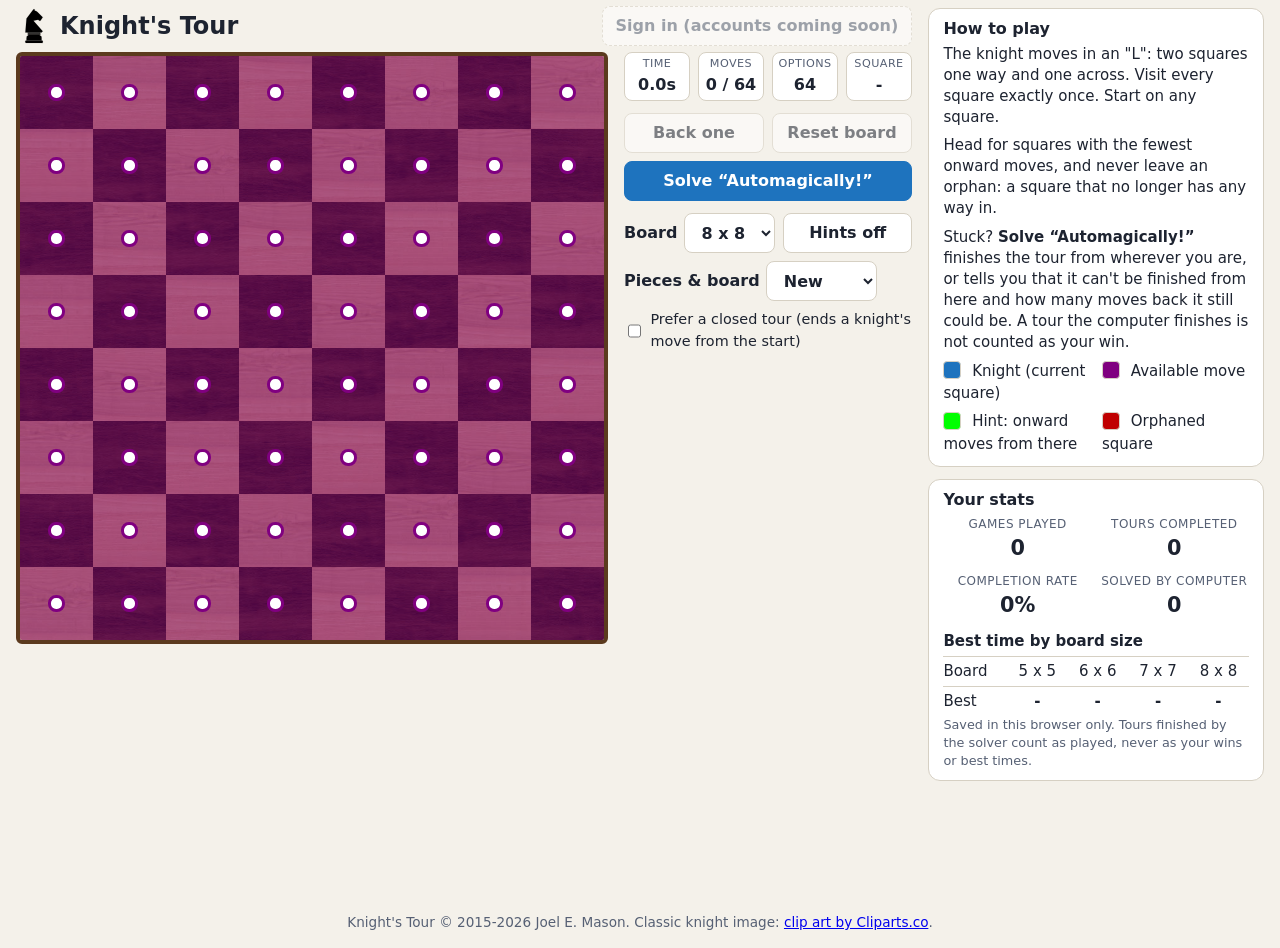
<file: knightstour/index.html>
<!doctype html>
<html lang="en">
  <head>
    <meta charset="UTF-8" />
    <meta name="viewport" content="width=device-width, initial-scale=1.0" />
    <meta name="color-scheme" content="light dark" />
    <meta name="description" content="Knight's Tour: visit every square of the board exactly once with a chess knight." />
    <title>Knight's Tour</title>
    <link rel="icon" href="/knightstour/favicon.ico" />
    <script type="module" crossorigin src="/knightstour/assets/index-DV8Ee56f.js"></script>
    <link rel="stylesheet" crossorigin href="/knightstour/assets/index-DegN19H7.css">
  </head>
  <body>
    <div id="root"></div>
  </body>
</html>
</file>
<file: fonts/fonts.css>
/* Self-hosted copies of Bricolage Grotesque and Cinzel (SIL Open Font License 1.1, see OFL-*.txt).
   Served from this site so a visit makes no third-party request. */
/* latin-ext */
@font-face {
  font-family: 'Bricolage Grotesque';
  font-style: normal;
  font-weight: 400;
  font-stretch: 100%;
  font-display: swap;
  src: url(bricolage-grotesque-latin-ext.woff2) format('woff2');
  unicode-range: U+0100-02BA, U+02BD-02C5, U+02C7-02CC, U+02CE-02D7, U+02DD-02FF, U+0304, U+0308, U+0329, U+1D00-1DBF, U+1E00-1E9F, U+1EF2-1EFF, U+2020, U+20A0-20AB, U+20AD-20C4, U+2113, U+2C60-2C7F, U+A720-A7FF;
}
/* latin */
@font-face {
  font-family: 'Bricolage Grotesque';
  font-style: normal;
  font-weight: 400;
  font-stretch: 100%;
  font-display: swap;
  src: url(bricolage-grotesque-latin.woff2) format('woff2');
  unicode-range: U+0000-00FF, U+0131, U+0152-0153, U+02BB-02BC, U+02C6, U+02DA, U+02DC, U+0304, U+0308, U+0329, U+2000-206F, U+20AC, U+2122, U+2191, U+2193, U+2212, U+2215, U+FEFF, U+FFFD;
}
/* latin-ext */
@font-face {
  font-family: 'Bricolage Grotesque';
  font-style: normal;
  font-weight: 500;
  font-stretch: 100%;
  font-display: swap;
  src: url(bricolage-grotesque-latin-ext.woff2) format('woff2');
  unicode-range: U+0100-02BA, U+02BD-02C5, U+02C7-02CC, U+02CE-02D7, U+02DD-02FF, U+0304, U+0308, U+0329, U+1D00-1DBF, U+1E00-1E9F, U+1EF2-1EFF, U+2020, U+20A0-20AB, U+20AD-20C4, U+2113, U+2C60-2C7F, U+A720-A7FF;
}
/* latin */
@font-face {
  font-family: 'Bricolage Grotesque';
  font-style: normal;
  font-weight: 500;
  font-stretch: 100%;
  font-display: swap;
  src: url(bricolage-grotesque-latin.woff2) format('woff2');
  unicode-range: U+0000-00FF, U+0131, U+0152-0153, U+02BB-02BC, U+02C6, U+02DA, U+02DC, U+0304, U+0308, U+0329, U+2000-206F, U+20AC, U+2122, U+2191, U+2193, U+2212, U+2215, U+FEFF, U+FFFD;
}
/* latin-ext */
@font-face {
  font-family: 'Bricolage Grotesque';
  font-style: normal;
  font-weight: 600;
  font-stretch: 100%;
  font-display: swap;
  src: url(bricolage-grotesque-latin-ext.woff2) format('woff2');
  unicode-range: U+0100-02BA, U+02BD-02C5, U+02C7-02CC, U+02CE-02D7, U+02DD-02FF, U+0304, U+0308, U+0329, U+1D00-1DBF, U+1E00-1E9F, U+1EF2-1EFF, U+2020, U+20A0-20AB, U+20AD-20C4, U+2113, U+2C60-2C7F, U+A720-A7FF;
}
/* latin */
@font-face {
  font-family: 'Bricolage Grotesque';
  font-style: normal;
  font-weight: 600;
  font-stretch: 100%;
  font-display: swap;
  src: url(bricolage-grotesque-latin.woff2) format('woff2');
  unicode-range: U+0000-00FF, U+0131, U+0152-0153, U+02BB-02BC, U+02C6, U+02DA, U+02DC, U+0304, U+0308, U+0329, U+2000-206F, U+20AC, U+2122, U+2191, U+2193, U+2212, U+2215, U+FEFF, U+FFFD;
}
/* latin-ext */
@font-face {
  font-family: 'Bricolage Grotesque';
  font-style: normal;
  font-weight: 700;
  font-stretch: 100%;
  font-display: swap;
  src: url(bricolage-grotesque-latin-ext.woff2) format('woff2');
  unicode-range: U+0100-02BA, U+02BD-02C5, U+02C7-02CC, U+02CE-02D7, U+02DD-02FF, U+0304, U+0308, U+0329, U+1D00-1DBF, U+1E00-1E9F, U+1EF2-1EFF, U+2020, U+20A0-20AB, U+20AD-20C4, U+2113, U+2C60-2C7F, U+A720-A7FF;
}
/* latin */
@font-face {
  font-family: 'Bricolage Grotesque';
  font-style: normal;
  font-weight: 700;
  font-stretch: 100%;
  font-display: swap;
  src: url(bricolage-grotesque-latin.woff2) format('woff2');
  unicode-range: U+0000-00FF, U+0131, U+0152-0153, U+02BB-02BC, U+02C6, U+02DA, U+02DC, U+0304, U+0308, U+0329, U+2000-206F, U+20AC, U+2122, U+2191, U+2193, U+2212, U+2215, U+FEFF, U+FFFD;
}
/* latin-ext */
@font-face {
  font-family: 'Bricolage Grotesque';
  font-style: normal;
  font-weight: 800;
  font-stretch: 100%;
  font-display: swap;
  src: url(bricolage-grotesque-latin-ext.woff2) format('woff2');
  unicode-range: U+0100-02BA, U+02BD-02C5, U+02C7-02CC, U+02CE-02D7, U+02DD-02FF, U+0304, U+0308, U+0329, U+1D00-1DBF, U+1E00-1E9F, U+1EF2-1EFF, U+2020, U+20A0-20AB, U+20AD-20C4, U+2113, U+2C60-2C7F, U+A720-A7FF;
}
/* latin */
@font-face {
  font-family: 'Bricolage Grotesque';
  font-style: normal;
  font-weight: 800;
  font-stretch: 100%;
  font-display: swap;
  src: url(bricolage-grotesque-latin.woff2) format('woff2');
  unicode-range: U+0000-00FF, U+0131, U+0152-0153, U+02BB-02BC, U+02C6, U+02DA, U+02DC, U+0304, U+0308, U+0329, U+2000-206F, U+20AC, U+2122, U+2191, U+2193, U+2212, U+2215, U+FEFF, U+FFFD;
}
/* latin-ext */
@font-face {
  font-family: 'Cinzel';
  font-style: normal;
  font-weight: 600;
  font-display: swap;
  src: url(cinzel-latin-ext.woff2) format('woff2');
  unicode-range: U+0100-02BA, U+02BD-02C5, U+02C7-02CC, U+02CE-02D7, U+02DD-02FF, U+0304, U+0308, U+0329, U+1D00-1DBF, U+1E00-1E9F, U+1EF2-1EFF, U+2020, U+20A0-20AB, U+20AD-20C4, U+2113, U+2C60-2C7F, U+A720-A7FF;
}
/* latin */
@font-face {
  font-family: 'Cinzel';
  font-style: normal;
  font-weight: 600;
  font-display: swap;
  src: url(cinzel-latin.woff2) format('woff2');
  unicode-range: U+0000-00FF, U+0131, U+0152-0153, U+02BB-02BC, U+02C6, U+02DA, U+02DC, U+0304, U+0308, U+0329, U+2000-206F, U+20AC, U+2122, U+2191, U+2193, U+2212, U+2215, U+FEFF, U+FFFD;
}
/* latin-ext */
@font-face {
  font-family: 'Cinzel';
  font-style: normal;
  font-weight: 700;
  font-display: swap;
  src: url(cinzel-latin-ext.woff2) format('woff2');
  unicode-range: U+0100-02BA, U+02BD-02C5, U+02C7-02CC, U+02CE-02D7, U+02DD-02FF, U+0304, U+0308, U+0329, U+1D00-1DBF, U+1E00-1E9F, U+1EF2-1EFF, U+2020, U+20A0-20AB, U+20AD-20C4, U+2113, U+2C60-2C7F, U+A720-A7FF;
}
/* latin */
@font-face {
  font-family: 'Cinzel';
  font-style: normal;
  font-weight: 700;
  font-display: swap;
  src: url(cinzel-latin.woff2) format('woff2');
  unicode-range: U+0000-00FF, U+0131, U+0152-0153, U+02BB-02BC, U+02C6, U+02DA, U+02DC, U+0304, U+0308, U+0329, U+2000-206F, U+20AC, U+2122, U+2191, U+2193, U+2212, U+2215, U+FEFF, U+FFFD;
}
</file>
<file: styles.css>
/* Procurator Nodus · pre-release teaser · tokens first */

:root{
  --sy:clamp(64px,7.5vw,96px);
  --bg:#f6f7fb;--surface:#ffffff;--elev:#eef0f7;--border:#dfe3ee;--text:#0f172a;--muted:#4b5569;
  --accent:#4338ca;--accent-2:#6366f1;--accent-fg:#ffffff;--amber:#a84d06;--amber-fill:#f59e0b;--line:#b4bdf0;
  --knot-a:#2f23a8;--knot-b:#4338ca;--knot-warm:#e07400;--still-ink:#2f23a8;--glow:rgba(67,56,202,.13);
  --term-bg:#0f0d2a;--term-fg:#e6e8f5;--term-dim:#8e93b4;--term-ok:#4ade80;--term-cy:#67e8f9;
  --code-k:#1e3a8a;--code-s:#0f766e;--code-c:#6b7280;--code-n:#b45309;--code-k2:#6d28d9;--code-f:#4338ca;
  --show-sun:none;--show-moon:block;
  --font:'Bricolage Grotesque',system-ui,-apple-system,'Segoe UI',Roboto,sans-serif;
  --brand:'Cinzel','Times New Roman',serif;
  --mono:ui-monospace,'Cascadia Code','Fira Code','JetBrains Mono',Menlo,Consolas,monospace;
  color-scheme:light;
}
@media (prefers-color-scheme: dark){
  :root:not([data-theme="light"]){
    --bg:#0c0a1f;--surface:#161338;--elev:#1e1a4a;--border:#2d2866;--text:#e0e7ff;--muted:#a3adc9;
    --accent:#818cf8;--accent-2:#a5b4fc;--accent-fg:#0c0a1f;--amber:#fbbf24;--amber-fill:#fbbf24;--line:#4f46e5;
    --knot-a:#6366f1;--knot-b:#a5b4fc;--knot-warm:#fbbf24;--still-ink:#818cf8;--glow:rgba(99,102,241,.16);
    --code-k:#93c5fd;--code-s:#6ee7b7;--code-c:#8b90b0;--code-n:#fcd34d;--code-k2:#c4b5fd;--code-f:#a5b4fc;
    --show-sun:block;--show-moon:none;
    color-scheme:dark;
  }
}
:root[data-theme="dark"]{
  --bg:#0c0a1f;--surface:#161338;--elev:#1e1a4a;--border:#2d2866;--text:#e0e7ff;--muted:#a3adc9;
  --accent:#818cf8;--accent-2:#a5b4fc;--accent-fg:#0c0a1f;--amber:#fbbf24;--amber-fill:#fbbf24;--line:#4f46e5;
  --knot-a:#6366f1;--knot-b:#a5b4fc;--knot-warm:#fbbf24;--still-ink:#818cf8;--glow:rgba(99,102,241,.16);
  --code-k:#93c5fd;--code-s:#6ee7b7;--code-c:#8b90b0;--code-n:#fcd34d;--code-k2:#c4b5fd;--code-f:#a5b4fc;
  --show-sun:block;--show-moon:none;
  color-scheme:dark;
}

/* ── base ── */
*{box-sizing:border-box}
html{-webkit-text-size-adjust:100%;scroll-behavior:smooth}
body{margin:0;background:var(--bg);color:var(--text);font:400 1.0625rem/1.6 var(--font);overflow-x:hidden}
a{color:var(--accent)}
:focus-visible{outline:3px solid var(--amber-fill);outline-offset:3px;border-radius:4px}
img,svg,canvas{max-width:100%}
.skip{position:absolute;left:16px;top:-60px;background:var(--accent);color:var(--accent-fg);padding:8px 14px;border-radius:6px;z-index:9;text-decoration:none}
.skip:focus{top:12px}
.wrap{max-width:72rem;margin:0 auto;padding:0 16px}
h2{font-size:clamp(1.8rem,4.5vw,2.6rem);letter-spacing:-.025em;line-height:1.08;margin:0 0 14px;font-weight:700}
h2,h3{text-wrap:balance}
.intro{color:var(--muted);max-width:40rem;margin:0 0 40px;font-size:1.05rem}
.btn{display:inline-block;padding:12px 22px;border-radius:999px;background:var(--accent);color:var(--accent-fg);font-weight:600;text-decoration:none}
.btn:hover{filter:brightness(1.08)}
/* one pre-release label, used in the hero and above "Where it stands" */
.pill,.badge{display:inline-flex;align-items:center;min-height:30px;padding:3px 12px;border:1px solid currentColor;border-radius:999px;color:var(--amber);font:600 .88rem/1.2 var(--font);letter-spacing:.01em}
.actions{display:flex;align-items:center;gap:14px;flex-wrap:wrap}
.small{color:var(--muted)}

/* ── header ── */
.top-row{display:flex;align-items:center;justify-content:space-between;gap:16px}
.top .top-row{padding-top:14px;padding-bottom:14px}
.brand{display:flex;align-items:center;gap:10px;color:var(--text);text-decoration:none}
.brand img{width:28px;height:28px;border-radius:7px}
.brand span{font-family:var(--brand);font-weight:700;font-size:1.05rem;letter-spacing:.02em}
.top-row{position:relative}
.top nav{display:flex;align-items:center;gap:12px;flex-wrap:wrap;justify-content:flex-end}
.menu{list-style:none;margin:0;padding:0;display:flex;align-items:center;flex-wrap:wrap;justify-content:flex-end;gap:0 10px}
.menu a{display:inline-block;padding:10px 6px;min-height:44px;line-height:24px;color:var(--muted);text-decoration:none;font-weight:500;font-size:.95rem}
.menu a:hover{color:var(--text)}
.menu-btn{display:none;align-items:center;gap:8px;min-height:44px;padding:0 14px;border-radius:999px;border:1px solid var(--border);background:var(--surface);color:var(--text);font:600 .95rem var(--font);cursor:pointer}
.menu-btn[hidden]{display:none}
.menu-btn svg{width:20px;height:20px}
.menu-btn path{fill:none;stroke:currentColor;stroke-width:2;stroke-linecap:round}
.menu-btn .x{display:none}
.nav.open .menu-btn .x{display:block}
.nav.open .menu-btn .bars{display:none}
.theme{width:44px;height:44px;border-radius:50%;border:1px solid var(--border);background:var(--surface);color:var(--text);display:grid;place-items:center;cursor:pointer;padding:0;flex:none}
.theme svg path{fill:none;stroke:currentColor;stroke-width:1.8;stroke-linecap:round;stroke-linejoin:round}
.theme .sun{display:var(--show-sun)}
.theme .moon{display:var(--show-moon)}

/* ── hero ── */
.hero{padding:16px 0 40px;position:relative;overflow:hidden}
.hero-grid{display:grid;gap:28px}
.wordmark{font-family:var(--brand);font-weight:700;font-size:clamp(1.5rem,4.5vw,2.3rem);letter-spacing:.03em;margin:0 0 14px;color:var(--accent);line-height:1.1}
.statement{font-weight:800;font-size:clamp(2.2rem,8.5vw,4.8rem);line-height:.98;letter-spacing:-.035em;margin:0 0 22px;font-variation-settings:'opsz' 96;overflow-wrap:anywhere}
.lede{font-size:clamp(1.05rem,2.2vw,1.25rem);line-height:1.55;color:var(--muted);max-width:34rem;margin:0 0 26px}
.knot{position:relative;height:clamp(300px,72vw,440px);order:-1}
.knot::before{content:'';position:absolute;inset:-10% -20%;background:radial-gradient(ellipse at 50% 50%,var(--glow) 0%,transparent 62%);pointer-events:none}
.knot-fallback{position:absolute;left:12%;top:8%;width:76%;height:76%;color:var(--still-ink);opacity:1;transition:opacity .6s ease}
.knot-fallback{overflow:visible}
.knot-fallback .amb{fill:var(--still-ink);opacity:.04}
.knot-fallback .orb,.knot-fallback .thr{fill:none;stroke:var(--still-ink);stroke-linecap:round}
.knot-fallback .orb{stroke-width:1.4}
.knot-fallback .o0{stroke-opacity:.62}
.knot-fallback .o1{stroke-opacity:.4}
.knot-fallback .o2{stroke-opacity:.24}
.knot-fallback .fld{stroke-width:7;stroke-opacity:.07}
.knot-fallback .thr{stroke-width:1.2;stroke-opacity:.34}
.knot-fallback .elec{fill:var(--still-ink);opacity:.85}
.knot-fallback .bead{fill:var(--still-ink);opacity:.8}
.knot-fallback .hubc{fill:var(--still-ink);opacity:.92}
.knot-fallback .hubi{fill:var(--bg);opacity:.8}
.knot-fallback .sun-core{fill:var(--knot-warm)}
.knot-fallback .sun-g0{stop-color:var(--knot-warm);stop-opacity:.55}
.knot-fallback .sun-g1{stop-color:var(--knot-warm);stop-opacity:.2}
.knot-fallback .sun-g2{stop-color:var(--knot-warm);stop-opacity:0}
.knot-canvas{position:absolute;inset:0;display:block;width:100%;height:100%;opacity:0;transition:opacity .6s ease}
.knot.knot-live .knot-fallback{opacity:0}
.knot.knot-live .knot-canvas{opacity:1}
.knot-note{position:absolute;left:0;right:0;bottom:-4px;margin:0;text-align:center;font-size:.85rem;color:var(--muted)}

/* ── it can do that ── */
.can{padding:var(--sy) 0 16px;border-top:1px solid var(--border)}
.big{font-size:clamp(2.4rem,8vw,4.6rem);font-weight:800;letter-spacing:-.035em;line-height:1;margin:0 0 16px;font-variation-settings:'opsz' 96}
.say h3{overflow-wrap:anywhere}
.ledger{list-style:none;margin:0;padding:0;position:relative}
.row{display:grid;gap:22px;padding:34px 0;position:relative}
.row + .row{border-top:1px solid var(--border)}
.say h3{font-size:clamp(1.45rem,3.2vw,2rem);line-height:1.12;letter-spacing:-.025em;margin:0 0 12px;font-weight:700}
.say p{margin:0;color:var(--muted);font-size:1.02rem;line-height:1.6;max-width:36rem}
.say code,.how code,.band p code{font-family:var(--mono);font-size:.88em;background:var(--elev);padding:1px 6px;border-radius:5px;color:var(--text)}
.vis{margin:0}
.vg{width:100%;max-width:26rem;height:auto;display:block}
.vis figcaption{font-size:.85rem;color:var(--muted);margin-top:8px;max-width:26rem;line-height:1.45}

/* shared mini-diagram idiom */
.vg .frame{fill:none;stroke:var(--border);stroke-width:1.5}
.vg .lbl{fill:var(--text);font:600 11px var(--font)}
.vg .lbl.muted{fill:var(--muted);font-weight:500}
.vg .lbl.tiny{font-size:10px}
.vg .lbl.halo{paint-order:stroke;stroke:var(--bg);stroke-width:4px;stroke-linejoin:round}
.vg .app rect{fill:var(--surface);stroke:var(--accent);stroke-width:1.5}
.vg .app line{stroke:var(--border);stroke-width:2;stroke-linecap:round}
.vg .walls line{stroke:var(--text);stroke-width:3;stroke-linecap:round;opacity:.22}
.vg .ln line,.vg .ln path{stroke:var(--line);stroke-width:1.5;fill:none;stroke-linecap:round}
.vg .core{fill:var(--accent)}
.vg .corelbl{fill:var(--accent-fg);font:700 12px var(--font)}
.vg .person circle,.vg .person path{fill:none;stroke:var(--accent);stroke-width:2}
.vg .group{fill:none;stroke:var(--line);stroke-width:1.5;stroke-dasharray:4 5}
.vg .dots circle{fill:var(--surface);stroke:var(--amber-fill);stroke-width:1.5}
.vg .dots .on{fill:var(--amber-fill)}
.vg .lock rect{fill:var(--amber-fill)}
.vg .lock path{fill:none;stroke:var(--amber-fill);stroke-width:2}
.vg .qbox{fill:var(--surface);stroke:var(--accent);stroke-width:1.5}
.vg .src path,.vg .src ellipse,.vg .src rect{fill:var(--surface);stroke:var(--accent);stroke-width:1.5}
.vg .src line{stroke:var(--border);stroke-width:2;stroke-linecap:round}
.vg .ref{fill:none;stroke:var(--amber-fill);stroke-width:1.5;stroke-dasharray:3 4}
.vg .seg .ok{fill:var(--amber-fill)}
.vg .fan path,.vg .merge path{stroke-dasharray:6 6}
.vg .fan path.on,.vg .merge path.on{animation:flow 1.4s linear infinite}
@keyframes flow{to{stroke-dashoffset:-12}}
.vg .node{fill:var(--surface);stroke:var(--accent);stroke-width:2}
.vg .node.fill{fill:var(--accent)}
.vg .node.amber{stroke:var(--amber-fill)}
.vg .back{fill:none;stroke:var(--amber-fill);stroke-width:1.5;stroke-dasharray:4 4}
.vg .no line{stroke:var(--line);stroke-width:1.5}
.vg .no circle{fill:var(--surface);stroke:var(--amber-fill);stroke-width:2}
.vg .no line:last-child{stroke:var(--amber-fill);stroke-width:2;stroke-linecap:round}
.vg .btnish rect{fill:var(--accent)}
.vg .btnish .lbl{fill:var(--accent-fg)}

/* terminals */
.term{margin:0;background:var(--term-bg);color:var(--term-fg);border-radius:12px;border:1px solid var(--border);overflow:hidden;font-family:var(--mono);font-size:.82rem;line-height:1.55;max-width:34rem}
.term figcaption{display:flex;align-items:center;gap:10px;padding:8px 12px;background:rgba(255,255,255,.06);color:var(--term-dim);font:500 .78rem var(--font)}
.dots i{display:inline-block;width:10px;height:10px;border-radius:50%;background:rgba(255,255,255,.18);margin-right:5px}
.term pre{margin:0;padding:14px 16px;overflow-x:auto;white-space:pre}
.term .pr,.term .dim{color:var(--term-dim)}
.term .ok{color:var(--term-ok)}
.term .cy{color:var(--term-cy)}
.term b{font-weight:700}
.cur{display:inline-block;width:.6em;height:1.05em;vertical-align:-.15em;background:var(--term-fg)}
.cur.on{animation:blink 1.1s steps(1) infinite}
@keyframes blink{50%{opacity:0}}

/* code panels */
.code{margin:0;background:var(--surface);border:1px solid var(--border);border-radius:12px;overflow:hidden;font-size:.8rem;line-height:1.5;font-family:var(--mono)}
.code figcaption{display:flex;justify-content:space-between;align-items:center;gap:12px;padding:7px 12px;border-bottom:1px solid var(--border);background:var(--elev);font:600 .78rem var(--font);color:var(--text)}
.code figcaption em{font-style:normal;font-weight:500;color:var(--amber)}
.code pre{margin:0;padding:14px 16px;overflow-x:auto}
.code .k{color:var(--code-k)}
.code .s{color:var(--code-s)}
.code .c{color:var(--code-c)}
.code .n,.code .b{color:var(--code-n)}
.code .k2{color:var(--code-k2);font-weight:600}
.code .f{color:var(--code-f)}
.codegrid{display:grid;gap:16px}
.codestack{display:grid;gap:16px}
.row.wide .say{max-width:44rem}

/* wrapping terminal (long prose output) · paired code panels */
.term.wraps pre{white-space:pre-wrap;overflow-wrap:anywhere}
.term.wide{max-width:none}
.codepair{display:grid;gap:16px}
.codetrio{display:grid;gap:16px}
.code,.term{min-width:0;max-width:100%}

/* ── bands: errors · hammer · replaces · who ── */
.band{padding:var(--sy) 0;border-top:1px solid var(--border)}
.band p{color:var(--muted);max-width:36rem;margin:0 0 14px;line-height:1.6}
.band .intro{max-width:40rem;margin-bottom:40px}
.errors-grid{display:grid;gap:28px;align-items:start}
.band .lead{font-size:clamp(1.2rem,2.6vw,1.45rem);font-weight:700;line-height:1.3;letter-spacing:-.015em;color:var(--text);margin:0 0 14px;text-wrap:balance}
.hammer{background:var(--elev)}
.hammer-grid{display:grid;gap:32px;align-items:center}
.hammer strong{color:var(--text)}
.hammer-vis .vg{max-width:28rem}
.vg .spokes circle{fill:var(--surface);stroke:var(--accent);stroke-width:1.5}
.vg .watch line{stroke:var(--amber-fill);stroke-width:2;stroke-dasharray:3 4}
.vg .watch circle{fill:var(--amber-fill)}
.vg .guard{fill:var(--surface);stroke:var(--amber-fill);stroke-width:3}
.vg .eye path{fill:none;stroke:var(--amber-fill);stroke-width:2}
.vg .eye circle{fill:var(--surface);stroke:var(--amber-fill);stroke-width:2}
.vg .eye .pupil{fill:var(--amber-fill);stroke:none}
.vg .store path,.vg .store ellipse{fill:var(--surface);stroke:var(--accent);stroke-width:1.5}
.vg .file path{fill:var(--surface);stroke:var(--accent);stroke-width:1.5;stroke-linejoin:round}
.swap{list-style:none;margin:0;padding:0}
.swap li{display:grid;gap:4px;padding:16px 0;border-top:1px solid var(--border)}
.swap li:last-child{border-bottom:1px solid var(--border)}
.swap .was{color:var(--muted);font-weight:500}
.swap .now{color:var(--text);line-height:1.5;max-width:40rem}
.vg .person.sm circle,.vg .person.sm path{stroke-width:1.5}
.vg .keylink line{stroke:var(--amber-fill);stroke-width:1.5}
.vg .keylink circle{fill:var(--surface);stroke:var(--amber-fill);stroke-width:1.5}
.igc-grid{display:grid;gap:28px;align-items:start}
.igc-vg{max-width:30rem}
.igc-facts{list-style:none;margin:0;padding:0;display:grid;gap:14px}
.igc-facts li{border-top:1px solid var(--border);padding-top:12px;color:var(--muted);line-height:1.55}
.igc-facts strong{display:block;color:var(--text);margin-bottom:4px}
.band .igc-note{font-size:1.1rem;color:var(--text);max-width:44rem;margin:32px 0 0;line-height:1.5;border-left:3px solid var(--amber-fill);padding-left:16px}
.who-grid{display:grid;gap:24px}
.who-grid article{border-left:3px solid var(--accent);padding-left:18px}
.who-grid h3{margin:0 0 8px;font-size:1.25rem;letter-spacing:-.015em;line-height:1.2}
.who-grid p{margin:0;max-width:40rem}

/* ── roadmap: three stages on one track, nearest first · then what stays ── */
/* marker: filled = built, ring = next updates, dashed ring = further ahead;
   the line under a marker runs solid to the next stage, then dashed */
.stages{--rail:28px;--gap:16px;--mk:20px;list-style:none;margin:0;padding:0 0 0 var(--rail);display:grid;gap:var(--gap)}
.stage{position:relative;background:var(--surface);border:1px solid var(--border);border-radius:16px;padding:18px 18px 20px}
.stage h3,.keep h3{margin:0 0 14px;font-size:clamp(1.15rem,2.4vw,1.35rem);letter-spacing:-.015em;line-height:1.2}
.stage ul,.keep ul{list-style:none;margin:0;padding:0;display:grid}
.stage ul{display:block;margin-bottom:-10px}
.stage li{position:relative;padding:0 0 10px 18px;line-height:1.45;font-size:.98rem;break-inside:avoid}
.stage li::before{content:'';position:absolute;left:2px;top:.6em;width:6px;height:6px;border-radius:50%;background:var(--accent)}
.stage::before{content:'';position:absolute;left:calc(-1 * var(--rail));top:var(--mk);width:18px;height:18px;border-radius:50%;border:3px solid var(--accent);background:var(--accent)}
.stage.next::before{background:var(--bg)}
.stage.later::before{border:2px dashed var(--accent);background:var(--bg)}
.stage::after{content:'';position:absolute;left:calc(8px - var(--rail));top:calc(var(--mk) + 22px);bottom:calc(4px - var(--gap) - var(--mk));width:2px;background:var(--line)}
.stage.next::after{background:repeating-linear-gradient(to bottom,var(--line) 0 5px,transparent 5px 10px)}
.stage.later::after{display:none}
.keep{margin-top:44px;padding-top:20px;border-top:2px solid var(--amber-fill)}
.keep ul{gap:14px 32px}
.keep li{padding-left:14px;border-left:2px solid var(--border);color:var(--text);font-weight:600;line-height:1.4}

/* ── how ── */
.how{padding:var(--sy) 0;border-top:1px solid var(--border)}
.how-grid{display:grid;gap:32px}
.how p{color:var(--muted);max-width:36rem;margin:0 0 14px;line-height:1.6}
.how strong{color:var(--accent)}
.diagram{width:100%;max-width:30rem;height:auto;margin:0 auto;display:block}
.diagram .ln{stroke:var(--line);stroke-width:1.5}
.diagram .ring{fill:none;stroke:var(--border);stroke-width:1.5;stroke-dasharray:4 6}
.diagram .core{fill:var(--accent)}
.diagram .coretxt{fill:var(--accent-fg);font:700 15px var(--font)}
.diagram .node{fill:var(--surface);stroke:var(--amber-fill);stroke-width:2}
.diagram .lbl{fill:var(--text);font:600 13px var(--font);text-anchor:middle}
.diagram .pulse{fill:var(--amber-fill);opacity:0}
.diagram .pulse.on{animation:go 3.6s ease-in-out infinite}
@keyframes go{0%{opacity:0;transform:translate(0,0)}15%{opacity:1}85%{opacity:1}100%{opacity:0;transform:translate(var(--dx),var(--dy))}}

/* ── status · footer ── */
.status{padding:var(--sy) 0;border-top:1px solid var(--border)}
.badge{margin-bottom:14px}
.status .intro{margin:0 0 14px}
.status .kt{margin:22px 0 0}
.status .kt a{color:var(--text);text-decoration:underline;text-underline-offset:3px}
/* the footer is one centered column: motto, then the two small lines under it */
footer{border-top:1px solid var(--border);padding:40px 0 36px;color:var(--muted);font-size:.92rem;text-align:center}
.foot{display:grid;justify-items:center;gap:4px}
.foot p{margin:0;max-width:40rem;line-height:1.6;text-wrap:balance}
.nw{white-space:nowrap}
footer a{color:var(--text);display:inline-block;padding:12px 4px;margin:-12px -4px}
.notfound{min-height:70vh;display:grid;align-content:center;gap:16px}

/* ── breakpoints ── */
@media (min-width:40rem){
  .wrap{padding:0 24px}
  .keep ul{grid-template-columns:repeat(2,minmax(0,1fr))}
}
@media (min-width:46rem){
  .stages{--rail:40px;--gap:20px;--mk:26px}
  .stage{padding:22px 28px 26px}
  .stage ul{columns:2;column-gap:40px}
}
@media (max-width:69.99rem){
  html:not(.js) .top-row{flex-wrap:wrap}
  .brand span{font-size:.95rem;white-space:nowrap}
  .top nav{flex-wrap:nowrap;gap:10px}
  .js .menu-btn{display:inline-flex;width:44px;padding:0;justify-content:center}
  .js .menu-btn span{position:absolute;width:1px;height:1px;overflow:hidden;clip:rect(0 0 0 0);white-space:nowrap}
  .js .menu-btn ~ .menu{display:none;position:absolute;left:auto;right:16px;width:min(20rem,calc(100% - 32px));top:calc(100% - 6px);flex-direction:column;align-items:stretch;gap:0;background:var(--surface);border:1px solid var(--border);border-radius:14px;padding:8px;z-index:20;box-shadow:0 14px 36px rgba(12,10,31,.16)}
  .js .nav.open .menu-btn ~ .menu{display:flex}
  .js .menu-btn ~ .menu a{display:block;padding:12px 14px;border-radius:10px;font-size:1.05rem;color:var(--text)}
  .js .menu-btn ~ .menu a:hover{background:var(--elev)}
}
/* a short nav with no menu button (the 404 page) stays inline; on the narrowest phones the footer carries the link */
@media (max-width:22.4rem){
  .menu-plain{display:none}
}
@media (min-width:40rem) and (max-width:69.99rem){
  .js .menu-btn ~ .menu{right:24px;width:min(20rem,calc(100% - 48px))}
}
@media (min-width:56rem){
  .hero{padding:8px 0 56px}
  .hero-grid{grid-template-columns:minmax(0,1fr) minmax(0,1.05fr);gap:40px;align-items:center;min-height:calc(100vh - 72px)}
  .statement{font-size:clamp(2.2rem,6.2vw,4.8rem)}
  .knot{order:0;height:clamp(480px,62vh,680px)}
  .ledger{padding-left:40px}
  .ledger::before{content:'';position:absolute;left:7px;top:10px;bottom:10px;width:2px;background:var(--line)}
  .row::before{content:'';position:absolute;left:-40px;top:52px;width:16px;height:16px;border-radius:50%;background:var(--surface);border:3px solid var(--accent)}
  .row{grid-template-columns:minmax(0,1fr) minmax(0,1.15fr);gap:40px;align-items:center;padding:44px 0}
  .row.wide{grid-template-columns:1fr;align-items:start}
  .how-grid{grid-template-columns:minmax(0,1.1fr) minmax(0,1fr);align-items:center}
  .codepair{grid-template-columns:minmax(0,1fr) minmax(0,1fr)}
  .errors-grid{grid-template-columns:minmax(0,1fr) minmax(0,1.2fr);gap:48px}
  .hammer-grid{grid-template-columns:minmax(0,1.1fr) minmax(0,1fr)}
  .swap li{grid-template-columns:minmax(0,1fr) minmax(0,1.5fr);gap:32px;align-items:baseline}
  .who-grid{grid-template-columns:repeat(3,minmax(0,1fr));gap:32px}
  .igc-grid{grid-template-columns:minmax(0,1.2fr) minmax(0,1fr);gap:40px}
}
@media (min-width:64rem){
  .codegrid{grid-template-columns:minmax(0,1.25fr) minmax(0,1fr);align-items:start}
  .codetrio{grid-template-columns:repeat(3,minmax(0,1fr))}
  .keep ul{grid-template-columns:repeat(4,minmax(0,1fr))}
}

/* ── reduced motion: everything is complete at rest ── */
@media (prefers-reduced-motion:reduce){
  html{scroll-behavior:auto}
  .knot-fallback,.knot-canvas{transition:none}
  .diagram .pulse{display:none}
  .vg .fan path.on,.vg .merge path.on,.cur.on{animation:none}
}
.band .directive{max-width:none;display:flex;flex-wrap:wrap;align-items:baseline;gap:.3rem .7rem;margin:0 0 22px;font-size:clamp(1.15rem,2.6vw,1.45rem);font-weight:700;line-height:1.3;color:var(--text);text-wrap:balance}
.directive span{font-size:.72rem;font-weight:700;letter-spacing:.12em;text-transform:uppercase;color:var(--amber)}
.motto{max-width:46rem;margin:0 auto 26px;padding-bottom:24px;border-bottom:1px solid var(--border);text-align:center}
.motto::before{content:"";display:block;width:44px;height:2px;margin:0 auto 16px;border-radius:2px;background:var(--amber)}
.motto-title{margin:0 0 10px;font:700 .82rem/1.2 var(--brand);letter-spacing:.32em;text-transform:uppercase;color:var(--amber)}
.motto-la{margin:0 0 10px;font:600 clamp(.92rem,1.9vw,1.02rem)/1.75 var(--brand);letter-spacing:.04em;color:var(--text);text-wrap:balance}
.motto-en{margin:0;font-size:.86rem;line-height:1.6;color:var(--muted);text-wrap:balance}
</file>
<file: knightstour/assets/index-DegN19H7.css>
:root{color-scheme:light dark;font-family:system-ui,-apple-system,Segoe UI,sans-serif;line-height:1.5;--bg: #f4f1ea;--surface: #ffffff;--text: #1d2330;--muted: #566074;--border: #d6d0c3;--accent: #1e73be;--accent-text: #ffffff;--legal: #800080;--hint: #00ff00;--hint-text: #0b2a0b;--bad: #c00000;--focus: #ffb300;--radius: 12px;--top-h: 3.25rem;--gap: .75rem}@media(prefers-color-scheme:dark){:root{--bg: #12151c;--surface: #1c212c;--text: #eef1f6;--muted: #a3adc0;--border: #353d4e;--accent: #4a9de0;--accent-text: #08121f;--legal: #d05cd0;--bad: #ff5a5a}}*{box-sizing:border-box}body{margin:0;background:var(--bg);color:var(--text)}h1,h2{line-height:1.2}h1{display:flex;align-items:center;gap:.5rem;margin:0;font-size:1.5rem;white-space:nowrap}h2{margin:0 0 .5rem;font-size:1.1rem}.logo{width:2.25rem;height:2.25rem}.app{max-width:72rem;margin:0 auto;padding:0 1rem 1rem}.top{display:flex;align-items:center;justify-content:space-between;gap:.5rem 1rem;flex-wrap:wrap;min-height:var(--top-h);padding:.4rem 0}.signin{min-height:2.25rem}.layout{min-width:0}.play{display:flex;flex-direction:column;gap:var(--gap);min-width:0}.side{display:flex;flex-direction:column;gap:1rem;min-width:0;margin-top:1.25rem}.board-wrap{container-type:inline-size;min-width:0}.console{display:flex;flex-direction:column;gap:var(--gap);min-width:0}.actions{display:grid;grid-template-columns:1fr 1fr;gap:.5rem}.actions .solve,.actions .stop{grid-column:1 / -1}.options{display:flex;flex-wrap:wrap;gap:.5rem 1rem;align-items:center}.size-pick{display:flex;align-items:center;gap:.4rem;font-weight:600}select,.btn{font:inherit;min-height:2.5rem;padding:.25rem .8rem;border-radius:8px;border:1px solid var(--border);background:var(--surface);color:var(--text)}.btn{cursor:pointer;font-weight:600}.btn:hover:not(:disabled){border-color:var(--accent)}.btn:disabled{opacity:.55;cursor:not-allowed}.btn.toggle[aria-pressed=true]{background:var(--accent);color:var(--accent-text);border-color:var(--accent)}.btn.ghost{border-style:dashed;color:var(--muted)}:focus-visible{outline:3px solid var(--focus);outline-offset:2px}.readout{display:grid;grid-template-columns:repeat(4,minmax(0,1fr));gap:.5rem;margin:0}.readout div{background:var(--surface);border:1px solid var(--border);border-radius:8px;padding:.2rem .3rem;text-align:center;min-width:0}.readout dt{font-size:.7rem;color:var(--muted);text-transform:uppercase;letter-spacing:.04em}.stat-grid dt{font-size:.75rem;color:var(--muted);text-transform:uppercase;letter-spacing:.04em}.readout dd{white-space:nowrap}.readout dd,.stat-grid dd{margin:0;font-weight:700;font-variant-numeric:tabular-nums}.board{display:grid;width:100%;width:min(100cqw,max(15rem,100svh - 14rem));margin-inline:auto;aspect-ratio:1;container-type:inline-size;border:4px solid #5b3a1e;border-radius:6px;overflow:hidden;touch-action:manipulation}.square{position:relative;display:flex;align-items:center;justify-content:center;padding:0;margin:0;border:0;background-size:cover;background-position:center;cursor:default;min-width:0;min-height:0}.square.is-legal{cursor:pointer}.square:before{content:"";position:absolute;inset:0;pointer-events:none}.square.is-current:before{background:var(--accent);opacity:.75}.square.is-legal:before{background:var(--legal);opacity:.38;box-shadow:inset 0 0 0 3px var(--legal)}.square.is-legal:hover:before{opacity:.6}.square.is-hint:before{background:var(--hint);opacity:.8}.square.is-orphan:before{background:var(--bad);opacity:.85;box-shadow:inset 0 0 0 3px #fff}.square.is-orphan{animation:pulse 1s ease-in-out 3}@keyframes pulse{50%{filter:brightness(1.4)}}@media(prefers-reduced-motion:reduce){.square.is-orphan{animation:none}}.piece{position:relative;width:82%;height:82%;object-fit:contain;pointer-events:none;-webkit-user-select:none;user-select:none}.piece-prev{opacity:.6}.board[data-art=new] .piece{display:block;filter:drop-shadow(0 0 1.5px #000) drop-shadow(0 0 1px #000)}.board[data-art=new] .piece-prev{opacity:.8;filter:drop-shadow(0 0 1.5px #fff) drop-shadow(0 0 1px #fff)}.piece-shape{display:block;width:100%;height:100%;background:#fff;mask-repeat:no-repeat;mask-position:center;mask-size:contain;-webkit-mask-repeat:no-repeat;-webkit-mask-position:center;-webkit-mask-size:contain}.piece-prev .piece-shape{background:#2a1608}.board[data-art=new] .square{background-size:220%}.board[data-art=new] .square.is-legal:before{opacity:.5}.board[data-art=new] .square.is-legal:hover:before{opacity:.72}.board[data-art=new] .num{text-shadow:0 0 2px #000,0 0 2px #000,0 0 4px #000}.logo-new{filter:none}@media(prefers-color-scheme:dark){.logo-new{filter:invert(1)}}.num{position:absolute;top:2%;left:6%;font-size:.75rem;font-weight:800;color:#fff;text-shadow:0 0 3px #000,0 0 3px #000;font-variant-numeric:tabular-nums;pointer-events:none}.dot{position:absolute;width:22%;height:22%;border-radius:50%;background:#fff;border:3px solid var(--legal);pointer-events:none}.hint{position:absolute;inset:auto;display:grid;place-items:center;min-width:42%;height:42%;border-radius:999px;background:var(--hint);color:var(--hint-text);border:2px solid #0b2a0b;font-weight:800;font-size:1rem;pointer-events:none}@supports (width: 1cqw){.num{font-size:clamp(.625rem,100cqw / var(--n, 8) * .24,1.1rem)}.hint{font-size:clamp(.75rem,100cqw / var(--n, 8) * .32,1.6rem)}}.btn.solve{background:var(--accent);color:var(--accent-text);border-color:var(--accent)}.btn.stop{background:var(--bad);color:#fff;border-color:var(--bad)}.check{display:inline-flex;align-items:center;gap:.4rem;font-size:.9rem}.check input{width:1.1rem;height:1.1rem;accent-color:var(--accent)}.solver-status{min-height:1.5rem}.solver-status:empty{min-height:0;margin-top:calc(-1 * var(--gap))}.solver-status p{margin:0 0 .35rem}.solver-status progress{display:block;width:100%;height:.6rem;accent-color:var(--accent)}.bad-text{color:var(--bad);font-weight:600}@media(prefers-color-scheme:dark){.btn.stop{color:#1a0000}}.message{min-height:4.25rem;border-radius:var(--radius);padding:.4rem .75rem;text-align:center;font-weight:600}.message p{margin:.1rem 0;display:flex;align-items:center;justify-content:center;gap:.5rem;flex-wrap:wrap}.message:empty{display:none}.message.win{background:var(--accent);color:var(--accent-text)}.message.lose{background:var(--bad);color:#fff}@media(prefers-color-scheme:dark){.message.lose{color:#1a0000}}.panel{background:var(--surface);border:1px solid var(--border);border-radius:var(--radius);padding:1rem;container-type:inline-size}.panel p{margin:0 0 .6rem}.key{list-style:none;padding:0;margin:0;display:grid;gap:.35rem .75rem}@container (min-width: 18rem){.key{grid-template-columns:1fr 1fr}}.swatch{display:inline-block;width:1.1rem;height:1.1rem;border-radius:4px;vertical-align:-.2rem;margin-right:.4rem;border:1px solid var(--border)}.s-current{background:var(--accent)}.s-legal{background:var(--legal)}.s-hint{background:var(--hint)}.s-bad{background:var(--bad)}.stat-grid{display:grid;grid-template-columns:repeat(2,1fr);gap:.5rem;margin:0 0 .75rem;text-align:center}.stat-grid dd{font-size:1.3rem}@container (min-width: 20rem){.stat-grid{grid-template-columns:repeat(4,1fr)}}.best{width:100%;border-collapse:collapse}.best caption{text-align:left;font-weight:600;padding-bottom:.25rem}.best th,.best td{text-align:center;padding:.2rem .25rem;border-top:1px solid var(--border);font-weight:500;white-space:nowrap}.best th[scope=row]{text-align:left;padding-left:0}.best td{font-variant-numeric:tabular-nums;font-weight:700}.muted{color:var(--muted)}.small{font-size:.85rem}.foot{text-align:center;color:var(--muted);font-size:.85rem;padding-top:1.5rem}@media(max-width:30rem){.app{padding:0 .5rem .75rem}:root{--top-h: 3rem}h1{font-size:1.3rem}.logo{width:1.9rem;height:1.9rem}.signin{font-size:.85rem;min-height:2rem;padding:.2rem .6rem}.soon{position:absolute;width:1px;height:1px;overflow:hidden;clip-path:inset(50%);white-space:nowrap}.readout dd{font-size:.95rem}}@media(orientation:landscape)and (min-width:33rem){:root{--fit-h: calc(100vh - var(--top-h) - .75rem);--fit-h: calc(100svh - var(--top-h) - .75rem);--console-w: 28rem}.app{max-width:calc(var(--fit-h) + var(--console-w) + 3rem)}.top{height:var(--top-h);min-height:0;flex-wrap:nowrap;padding:0}.play{display:grid;grid-template-columns:minmax(0,var(--fit-h)) minmax(15rem,1fr);justify-content:center;align-items:start;gap:1rem}.board-wrap{container-type:size;height:var(--fit-h)}.board{width:min(100cqw,100cqh);margin-inline:0}.side{display:grid;grid-template-columns:repeat(auto-fit,minmax(18rem,1fr));align-items:start}}@media(orientation:landscape)and (max-height:32rem){:root{--top-h: 2.75rem;--gap: .5rem}h1{font-size:1.25rem}.logo{width:1.75rem;height:1.75rem}.signin{min-height:2rem;padding:.15rem .6rem;font-size:.85rem}select,.btn{min-height:2.25rem;padding:.2rem .6rem}.actions{grid-template-columns:auto auto 1fr}.actions .btn{white-space:nowrap;padding-inline:.5rem;font-size:.9375rem}.actions .solve,.actions .stop{grid-column:auto}.message{min-height:3.75rem;padding:.25rem .5rem}.message p{margin:0}}@media(orientation:landscape)and (min-width:75rem)and (min-height:40rem){:root{--console-w: 18rem;--side-w: 21rem}.app{display:grid;grid-template-columns:minmax(0,1fr) var(--side-w);grid-template-rows:var(--top-h) minmax(var(--fit-h),auto) auto;grid-template-areas:"top side" "main side" "foot foot";column-gap:1rem;max-width:calc(var(--fit-h) + var(--console-w) + var(--side-w) + 4rem)}.top{grid-area:top}.layout{grid-area:main}.foot{grid-area:foot}.play{grid-template-columns:minmax(0,1fr) var(--console-w)}.side{grid-area:side;align-self:start;margin-top:0;padding-top:.5rem;display:flex;flex-direction:column;align-items:stretch;gap:var(--gap);font-size:.9375rem}.side .panel{padding:.65rem .9rem}.side h2{margin-bottom:.35rem;font-size:1rem}.side .panel p{margin-bottom:.45rem;line-height:1.4}.side .panel p:last-child{margin-bottom:0}.side .stat-grid{margin-bottom:.5rem}.side .small{font-size:.8rem}.options{display:grid;grid-template-columns:auto 1fr;gap:.5rem}.options .art-pick,.options .check{grid-column:1 / -1}.solver-status,.message{font-size:.9375rem}}@media(orientation:landscape)and (min-width:75rem)and (min-height:40rem)and (max-height:56.24rem){:root{--side-w: 23rem}}@media(orientation:landscape)and (min-width:75rem)and (min-height:40rem)and (max-height:44.99rem){:root{--side-w: 25rem}.side{font-size:.875rem}}@supports (width: round(down,10px,1px)){.board{width:calc(round(down,min(100cqw,max(15rem,100svh - 14rem)) - 8px,var(--n, 8) * 1px) + 8px)}@media(orientation:landscape)and (min-width:33rem){.board{width:calc(round(down,min(100cqw,100cqh) - 8px,var(--n, 8) * 1px) + 8px)}}}
</file>
